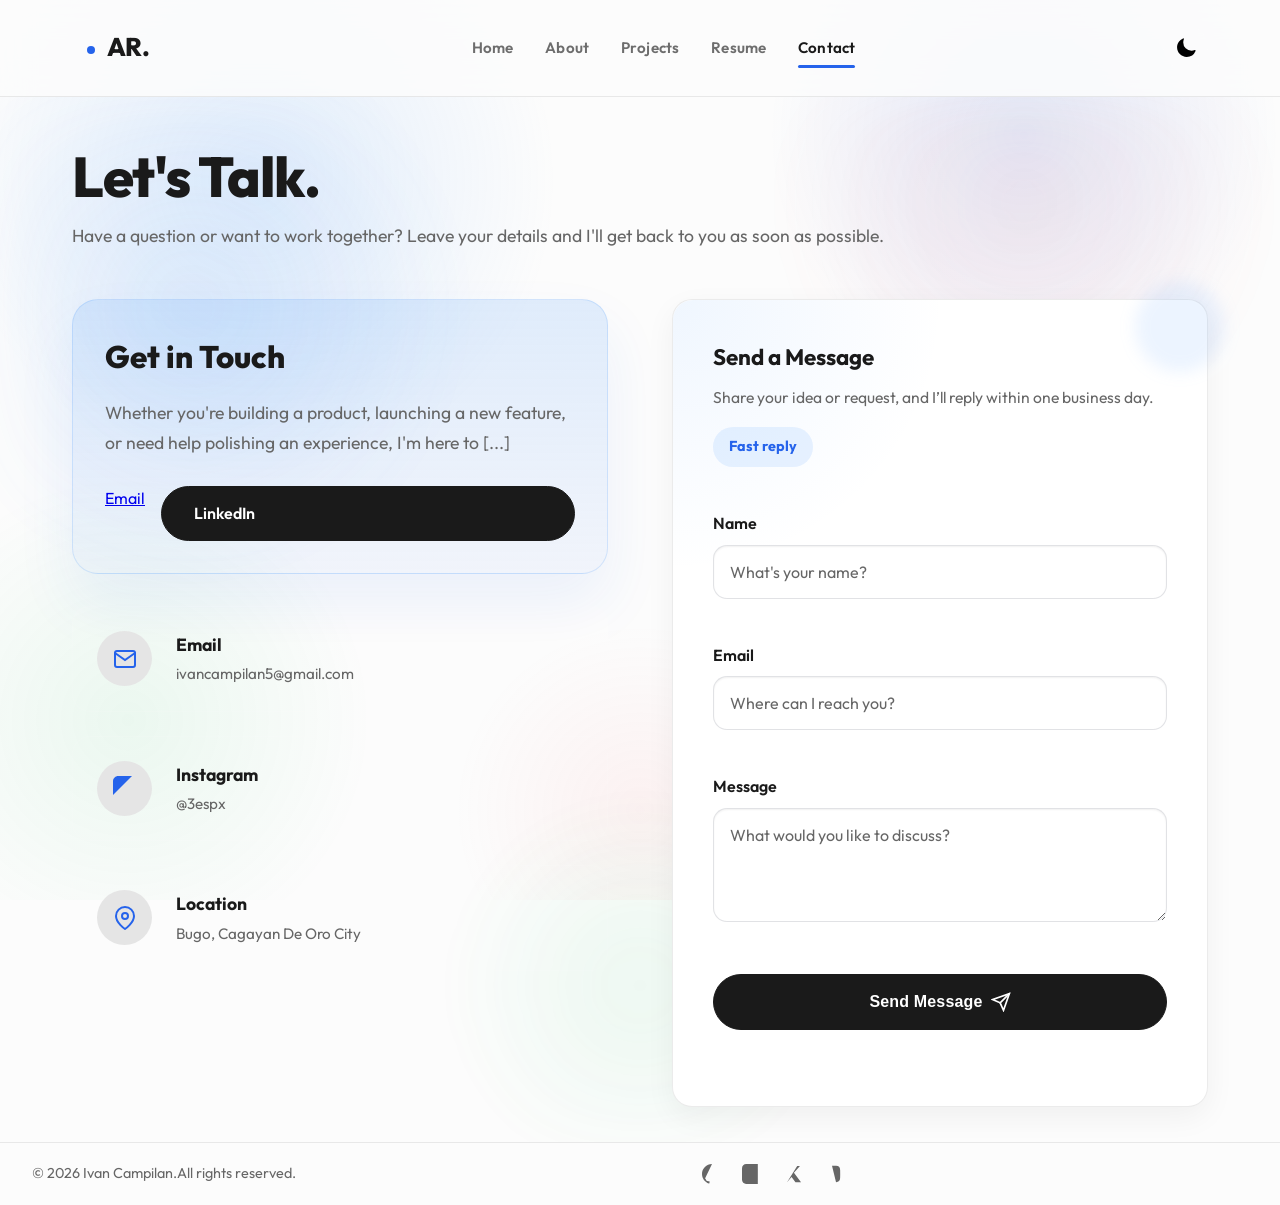
<file: websit/contact.html>
<!doctype html>
<html lang="en" data-theme="dark">
  <head>
    <meta charset="UTF-8" />
    <meta name="viewport" content="width=device-width, initial-scale=1" />
    <title>Contact | Ivan Campilan</title>

    <!-- SEO -->
    <meta name="description" content="Get in touch with Ivan Campilan — full-stack developer and UX designer available for freelance, collaboration, and full-time work." />
    <meta name="author" content="Ivan Campilan" />
    <meta name="robots" content="index, follow" />
    <link rel="canonical" href="https://your-username.github.io/portfolio/contact.html" />

    <!-- Open Graph -->
    <meta property="og:title" content="Contact | Ivan Campilan" />
    <meta property="og:description" content="Get in touch with Ivan Campilan — full-stack developer and UX designer available for freelance, collaboration, and full-time work." />
    <meta property="og:type" content="website" />
    <meta property="og:url" content="https://your-username.github.io/portfolio/contact.html" />

    <!-- Fonts -->
    <link rel="preconnect" href="https://fonts.googleapis.com" />
    <link rel="preconnect" href="https://fonts.gstatic.com" crossorigin />
    <link href="https://fonts.googleapis.com/css2?family=Outfit:wght@300;400;500;600;700;800&display=swap" rel="stylesheet" />

    <!-- Stylesheet -->
    <link rel="stylesheet" href="assets/css/styles.css" />
  </head>
  <body>
    <nav class="navbar" id="navbar">
      <div class="nav-container">
        <a href="index.html" class="nav-brand">AR.</a>

        <div class="nav-links" id="nav-links">
          <a href="index.html" class="active">Home</a>
          <a href="about.html">About</a>
          <a href="projects.html">Projects</a>
          <a href="resume.html">Resume</a>
          <a href="contact.html">Contact</a>
        </div>

        <div class="nav-controls">
          <button class="theme-toggle" id="theme-toggle" aria-label="Toggle Theme">
            <svg id="theme-icon" xmlns="http://www.w3.org/2000/svg" viewBox="0 0 24 24">
              <path
                d="M12 2.25a.75.75 0 0 1 .75.75v2.25a.75.75 0 0 1-1.5 0V3a.75.75 0 0 1 .75-.75ZM7.5 12a4.5 4.5 0 1 1 9 0 4.5 4.5 0 0 1-9 0ZM18.894 6.166a.75.75 0 0 0-1.06-1.06l-1.591 1.59a.75.75 0[...]"
              />
            </svg>
          </button>

          <button class="mobile-toggle" id="mobile-toggle" aria-label="Toggle Menu">
            <svg xmlns="http://www.w3.org/2000/svg" width="24" height="24" fill="none" viewBox="0 0 24 24" stroke="currentColor" stroke-width="2">
              <path stroke-linecap="round" stroke-linejoin="round" d="M4 6h16M4 12h16m-7 6h7" />
            </svg>
          </button>
        </div>
      </div>
    </nav>

    <main class="page-main contact-page">
      <div class="page-container">
        <h1 class="page-title">Let's Talk.</h1>

        <p class="section-text">Have a question or want to work together? Leave your details and I'll get back to you as soon as possible.</p>

        <div class="contact-grid">
          <!-- Contact Info -->
          <div class="contact-info">
            <div class="contact-hero-card">
              <h2 class="section-heading">Get in Touch</h2>
              <p class="section-text" style="margin-bottom: 1.75rem; max-width: 100%">Whether you're building a product, launching a new feature, or need help polishing an experience, I'm here to [...]</p>

              <div class="contact-actions">
                <a href="mailto:ivancampilan5@gmail.com?subject=Hello%20Ivan&body=Hi%20Ivan%2C%0A%0AI%20saw%20your%20portfolio%20and%20would%20love%20to%20connect.%20Please%20let%20me%20know%20you[...]" class="btn-outline">Email</a>
                <a href="https://www.linkedin.com/in/your-username/" target="_blank" rel="noopener noreferrer" class="btn-primary">LinkedIn</a>
              </div>
            </div>

            <div class="info-items">
              <a href="mailto:ivancampilan5@gmail.com?subject=Hello%20Ivan&body=Hi%20Ivan%2C%0A%0AI%20saw%20your%20portfolio%20and%20would%20love%20to%20connect.%20Please%20let%20me%20know%20your%[...]" class="info-item text-link-card">
                <div class="info-icon">
                  <svg xmlns="http://www.w3.org/2000/svg" width="24" height="24" viewBox="0 0 24 24" fill="none" stroke="currentColor" stroke-width="2" stroke-linecap="round" stroke-linejoin="roun[...]">
                    <path d="M4 4h16c1.1 0 2 .9 2 2v12c0 1.1-.9 2-2 2H4c-1.1 0-2-.9-2-2V6c0-1.1.9-2 2-2z"></path>
                    <polyline points="22,6 12,13 2,6"></polyline>
                  </svg>
                </div>
                <div class="info-details">
                  <h3>Email</h3>
                  <p>ivancampilan5@gmail.com</p>
                </div>
              </a>

              <a href="https://www.instagram.com/3espx/" target="_blank" rel="noopener noreferrer" class="info-item text-link-card">
                <div class="info-icon">
                  <svg xmlns="http://www.w3.org/2000/svg" width="24" height="24" viewBox="0 0 24 24" fill="currentColor" stroke="none"><path d="M19 0h-14c-2.239 0-5 2.239-5 5v14c0 2.761 2.239 5 5 [...]"></path></svg>
                </div>
                <div class="info-details">
                  <h3>Instagram</h3>
                  <p>@3espx</p>
                </div>
              </a>

              <a href="https://www.google.com/maps/search/?api=1&query=Bugo%2C+Cagayan+De+Oro+City" target="_blank" rel="noopener noreferrer" class="info-item text-link-card">
                <div class="info-icon">
                  <svg xmlns="http://www.w3.org/2000/svg" width="24" height="24" viewBox="0 0 24 24" fill="none" stroke="currentColor" stroke-width="2" stroke-linecap="round" stroke-linejoin="rou[...]">
                    <path d="M21 10c0 7-9 13-9 13s-9-6-9-13a9 9 0 0 1 18 0z"></path>
                    <circle cx="12" cy="10" r="3"></circle>
                  </svg>
                </div>
                <div class="info-details">
                  <h3>Location</h3>
                  <p>Bugo, Cagayan De Oro City</p>
                </div>
              </a>
            </div>
          </div>

          <!-- Contact Form -->
          <div class="contact-card" data-reveal>
            <form id="contactForm" class="contact-form" novalidate>
              <div class="form-heading">
                <div>
                  <h3 style="font-size: 1.4rem; font-weight: 700; margin-bottom: 0.5rem; color: var(--text-main)">Send a Message</h3>
                  <p class="section-text" style="margin-bottom: 0; color: var(--text-muted); font-size: 0.98rem;">Share your idea or request, and I’ll reply within one business day.</p>
                </div>
                <span class="form-chip">Fast reply</span>
              </div>

              <div class="form-group" data-reveal>
                <label for="name">Name</label>
                <input type="text" id="name" name="name" class="form-control" placeholder="What's your name?" required />
              </div>

              <div class="form-group">
                <label for="email">Email</label>
                <input type="email" id="email" name="email" class="form-control" placeholder="Where can I reach you?" required />
              </div>

              <div class="form-group">
                <label for="message">Message</label>
                <textarea id="message" name="message" class="form-control" placeholder="What would you like to discuss?" rows="4" required></textarea>
              </div>

              <button type="submit" class="btn-primary w-100" id="submitBtn">
                <span>Send Message</span>
                <svg xmlns="http://www.w3.org/2000/svg" width="20" height="20" viewBox="0 0 24 24" fill="none" stroke="currentColor" stroke-width="2" stroke-linecap="round" stroke-linejoin="round[...]">
                  <line x1="22" y1="2" x2="11" y2="13"></line>
                  <polygon points="22 2 15 22 11 13 2 9 22 2"></polygon>
                </svg>
              </button>

              <div id="formStatus" class="form-status"></div>
            </form>
          </div>
        </div>
      </div>
    </main>

    <footer>
      <div class="footer-left">&copy; <span id="year">2026</span> Ivan Campilan.All rights reserved.</div>
      <div class="socials">
        <a href="https://github.com/ayvaaan" target="_blank" rel="noopener noreferrer" aria-label="GitHub">
          <svg xmlns="http://www.w3.org/2000/svg" width="20" height="20" viewBox="0 0 24 24" fill="currentColor">
            <path
              d="M12 0c-6.626 0-12 5.373-12 12 0 5.302 3.438 9.8 8.207 11.387.599.111.793-.261.793-.577v-2.234c-3.338.726-4.033-1.416-4.033-1.416-.546-1.387-1.333-1.756-1.333-1.756-1.089-.745.083[...]"
            />
          </svg>
        </a>
        <a href="https://www.linkedin.com/in/your-username/" target="_blank" rel="noopener noreferrer" aria-label="LinkedIn">
          <svg xmlns="http://www.w3.org/2000/svg" width="20" height="20" viewBox="0 0 24 24" fill="currentColor"><path d="M19 0h-14c-2.761 0-5 2.239-5 5v14c0 2.761 2.239 5 5 5h14c2.762 0 5-2.239 [...]"></path></svg>
        </a>
        <a href="https://twitter.com/your-username" target="_blank" rel="noopener noreferrer" aria-label="Twitter / X">
          <svg xmlns="http://www.w3.org/2000/svg" width="20" height="20" viewBox="0 0 24 24" fill="currentColor"><path d="M18.244 2.25h3.308l-7.227 8.26 8.502 11.24H16.17l-4.714-6.231-5.401 6.231[...]"></path></svg>
        </a>
        <a href="https://www.instagram.com/3espx/" target="_blank" rel="noopener noreferrer" aria-label="Instagram">
          <svg xmlns="http://www.w3.org/2000/svg" width="20" height="20" viewBox="0 0 24 24" fill="currentColor">
            <path
              d="M12 2.163c3.204 0 3.584.012 4.85.07 3.252.148 4.771 1.691 4.919 4.919.058 1.265.069 1.645.069 4.849 0 3.205-.012 3.584-.069 4.849-.149 3.225-1.664 4.771-4.919 4.919-1.266.058-1.6[...]"
        </a>
      </div>
    </footer>

    <script src="assets/js/scripts.js"></script>
    <script>
      // Contact form: send JSON to submit-contact.php and show friendly UI feedback
      (function () {
        const form = document.getElementById('contactForm');
        const submitBtn = document.getElementById('submitBtn');
        const statusEl = document.getElementById('formStatus');

        if (!form) return;

        form.addEventListener('submit', async function (e) {
          e.preventDefault();

          // Clear previous status
          statusEl.textContent = '';
          statusEl.style.color = '';

          const name = (document.getElementById('name').value || '').trim();
          const email = (document.getElementById('email').value || '').trim();
          const message = (document.getElementById('message').value || '').trim();

          // Basic client-side validation
          const errors = [];
          if (!name) errors.push('Please enter your name.');
          if (!email || !/^[^@\s]+@[^@\s]+\.[^@\s]+$/.test(email)) errors.push('Please provide a valid email.');
          if (!message || message.length < 5) errors.push('Message must be at least 5 characters.');

          if (errors.length) {
            statusEl.style.color = 'crimson';
            statusEl.textContent = errors.join(' ');
            return;
          }

          // Disable button while sending
          submitBtn.disabled = true;
          const originalBtnText = submitBtn.textContent;
          submitBtn.querySelector('span') && (submitBtn.querySelector('span').textContent = 'Sending...');

          try {
            const res = await fetch('assets/php/submit-contact.php', {
              method: 'POST',
              headers: { 'Content-Type': 'application/json' },
              body: JSON.stringify({ name, email, message })
            });

            const data = await res.json();

            if (res.ok && data.success) {
              statusEl.style.color = 'green';
              statusEl.textContent = data.message || 'Message sent successfully.';
              form.reset();
            } else if (data && data.errors) {
              statusEl.style.color = 'crimson';
              statusEl.textContent = data.errors.join(' ');
            } else {
              statusEl.style.color = 'crimson';
              statusEl.textContent = data.message || 'Error sending message. Please try again later.';
            }
          } catch (err) {
            console.error('Contact form error:', err);
            statusEl.style.color = 'crimson';
            statusEl.textContent = 'Network or server error. Please try again later.';
          } finally {
            submitBtn.disabled = false;
            submitBtn.querySelector('span') && (submitBtn.querySelector('span').textContent = 'Send Message');
          }
        });
      })();
    </script>
  </body>
</html>
</file>
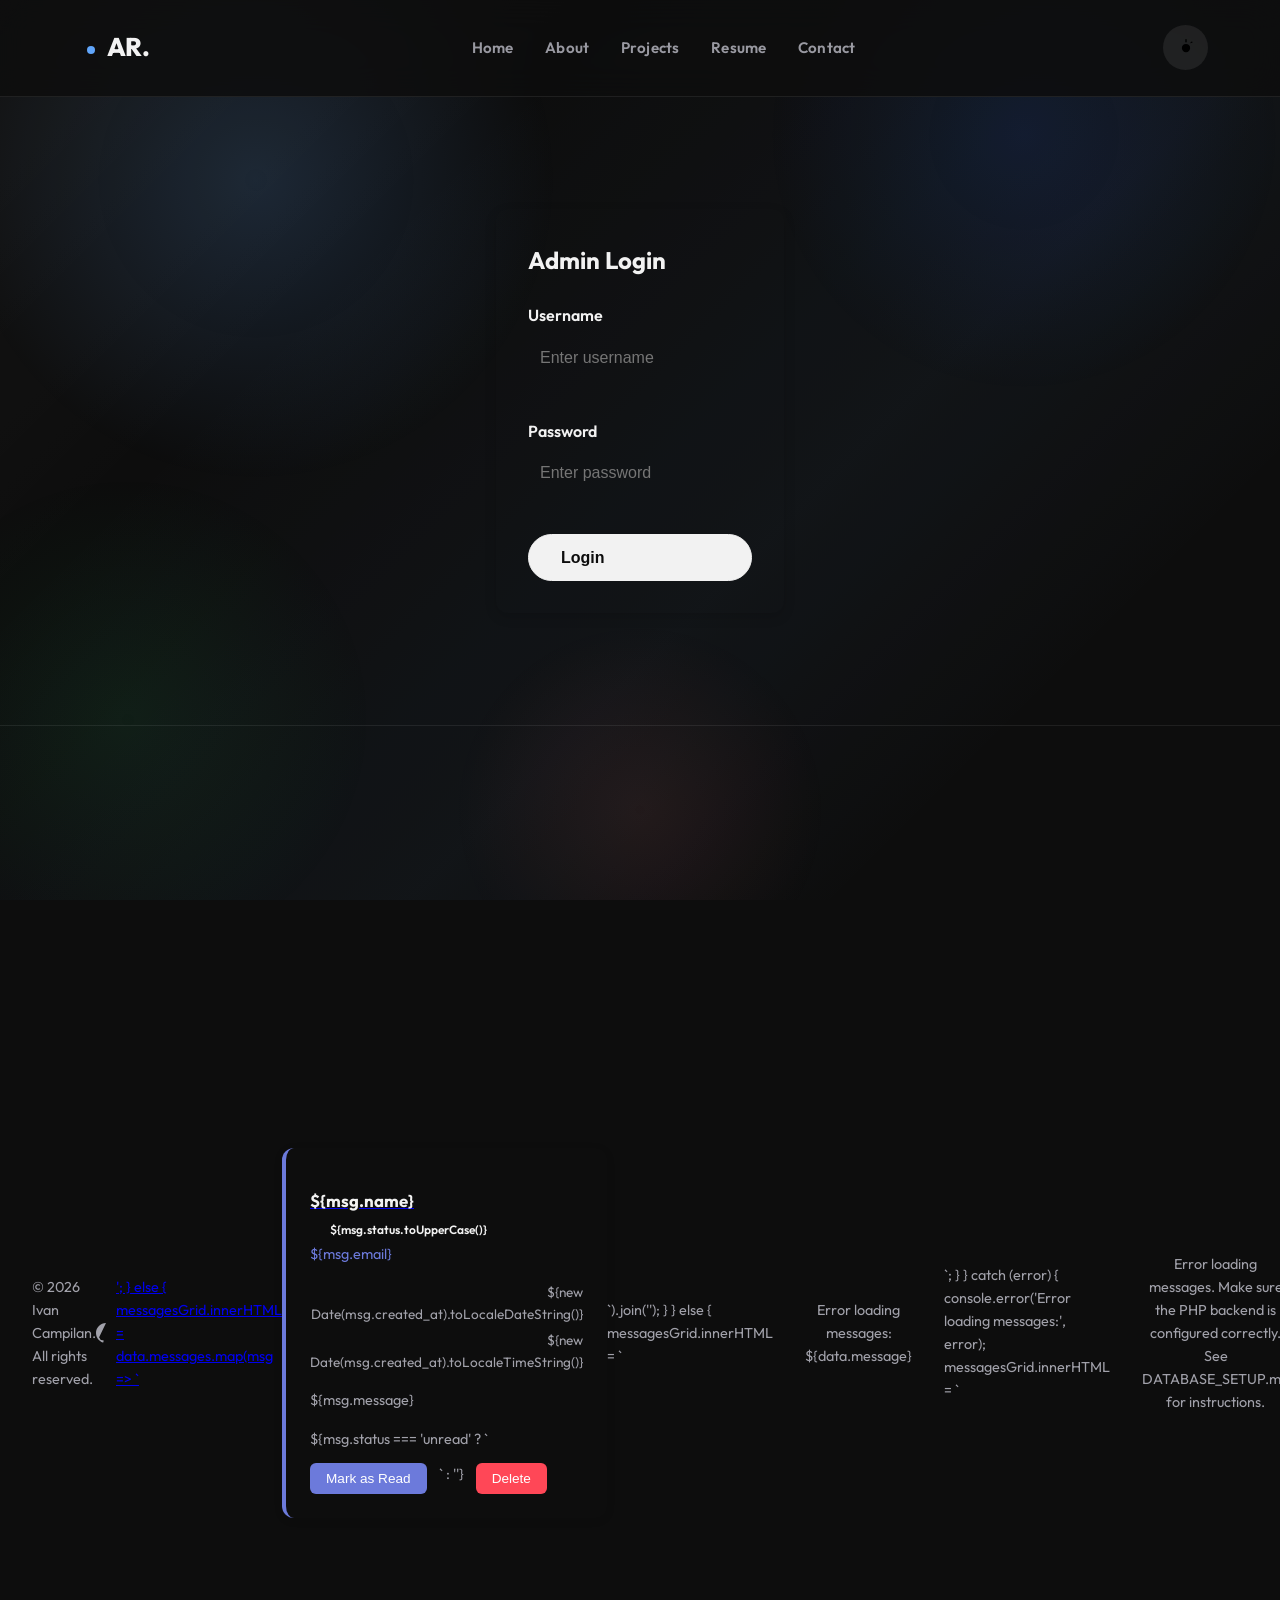
<file: websit/messages.html>
<!doctype html>
<html lang="en" data-theme="dark">
  <head>
    <meta charset="UTF-8" />
    <meta name="viewport" content="width=device-width, initial-scale=1" />
    <title>Contact Messages | Ivan Campilan</title>

    <!-- Fonts -->
    <link rel="preconnect" href="https://fonts.googleapis.com" />
    <link rel="preconnect" href="https://fonts.gstatic.com" crossorigin />
    <link href="https://fonts.googleapis.com/css2?family=Outfit:wght@300;400;500;600;700;800&display=swap" rel="stylesheet" />

    <!-- Stylesheet -->
    <link rel="stylesheet" href="assets/css/styles.css" />
    
    <style>
      .messages-container {
        max-width: 1200px;
        margin: 2rem auto;
        padding: 0 1rem;
      }

      .auth-section {
        background: var(--bg-secondary);
        border-radius: 12px;
        padding: 2rem;
        max-width: 400px;
        margin: 4rem auto;
        box-shadow: 0 4px 12px rgba(0, 0, 0, 0.15);
      }

      .auth-section h2 {
        margin-bottom: 1.5rem;
        color: var(--text-main);
      }

      .login-form {
        display: flex;
        flex-direction: column;
        gap: 1rem;
      }

      .login-form .form-group {
        display: flex;
        flex-direction: column;
      }

      .login-form label {
        margin-bottom: 0.5rem;
        font-weight: 600;
        color: var(--text-main);
      }

      .login-form input {
        padding: 0.75rem;
        border: 1px solid var(--border-color);
        border-radius: 6px;
        background: var(--bg-primary);
        color: var(--text-main);
        font-size: 1rem;
      }

      .messages-grid {
        display: grid;
        gap: 1.5rem;
        margin-top: 2rem;
      }

      .message-card {
        background: var(--bg-secondary);
        border-radius: 12px;
        padding: 1.5rem;
        border-left: 4px solid #6c7adb;
        box-shadow: 0 2px 8px rgba(0, 0, 0, 0.1);
        transition: transform 0.3s ease, box-shadow 0.3s ease;
      }

      .message-card:hover {
        transform: translateY(-2px);
        box-shadow: 0 4px 12px rgba(0, 0, 0, 0.15);
      }

      .message-card.unread {
        background: var(--bg-tertiary);
        border-left-color: #00d4ff;
      }

      .message-header {
        display: flex;
        justify-content: space-between;
        align-items: flex-start;
        margin-bottom: 1rem;
        flex-wrap: wrap;
        gap: 1rem;
      }

      .message-header h3 {
        color: var(--text-main);
        margin: 0;
      }

      .message-meta {
        font-size: 0.85rem;
        color: var(--text-muted);
        display: flex;
        flex-direction: column;
        gap: 0.25rem;
        text-align: right;
      }

      .message-email {
        color: #6c7adb;
        text-decoration: none;
      }

      .message-email:hover {
        text-decoration: underline;
      }

      .message-body {
        color: var(--text-secondary);
        line-height: 1.6;
        white-space: pre-wrap;
        word-wrap: break-word;
        margin-bottom: 1rem;
      }

      .message-actions {
        display: flex;
        gap: 0.75rem;
        flex-wrap: wrap;
      }

      .btn-small {
        padding: 0.5rem 1rem;
        border: none;
        border-radius: 6px;
        cursor: pointer;
        font-size: 0.85rem;
        transition: all 0.3s ease;
      }

      .btn-mark-read {
        background: #6c7adb;
        color: white;
      }

      .btn-mark-read:hover {
        background: #5766c2;
      }

      .btn-delete {
        background: #ff4757;
        color: white;
      }

      .btn-delete:hover {
        background: #ff3838;
      }

      .logout-btn {
        float: right;
        margin-bottom: 1rem;
      }

      .empty-state {
        text-align: center;
        padding: 3rem 1rem;
        color: var(--text-muted);
      }

      .empty-state h3 {
        margin-bottom: 0.5rem;
      }

      .stats-header {
        display: grid;
        grid-template-columns: repeat(auto-fit, minmax(200px, 1fr));
        gap: 1rem;
        margin-bottom: 2rem;
      }

      .stat-card {
        background: var(--bg-secondary);
        padding: 1.5rem;
        border-radius: 12px;
        text-align: center;
      }

      .stat-value {
        font-size: 2rem;
        font-weight: 700;
        color: #6c7adb;
        margin-bottom: 0.5rem;
      }

      .stat-label {
        color: var(--text-muted);
        font-size: 0.9rem;
      }

      .no-messages {
        padding: 2rem;
        text-align: center;
        color: var(--text-muted);
      }

      .status-badge {
        display: inline-block;
        padding: 0.25rem 0.75rem;
        border-radius: 20px;
        font-size: 0.75rem;
        font-weight: 600;
        margin-left: 0.5rem;
      }

      .badge-unread {
        background: #00d4ff;
        color: #000;
      }

      .badge-read {
        background: var(--text-muted);
        color: var(--text-main);
        opacity: 0.7;
      }
    </style>
  </head>
  <body>
    <nav class="navbar" id="navbar">
      <div class="nav-container">
        <a href="index.html" class="nav-brand">AR.</a>

        <div class="nav-links" id="nav-links">
          <a href="index.html">Home</a>
          <a href="about.html">About</a>
          <a href="projects.html">Projects</a>
          <a href="resume.html">Resume</a>
          <a href="contact.html">Contact</a>
        </div>

        <div class="nav-controls">
          <button class="theme-toggle" id="theme-toggle" aria-label="Toggle Theme">
            <svg id="theme-icon" xmlns="http://www.w3.org/2000/svg" viewBox="0 0 24 24">
              <path
                d="M12 2.25a.75.75 0 0 1 .75.75v2.25a.75.75 0 0 1-1.5 0V3a.75.75 0 0 1 .75-.75ZM7.5 12a4.5 4.5 0 1 1 9 0 4.5 4.5 0 0 1-9 0ZM18.894 6.166a.75.75 0 0 0-1.06-1.06l-1.591 1.59a.75.75 [...]
              />
            </svg>
          </button>

          <button class="mobile-toggle" id="mobile-toggle" aria-label="Toggle Menu">
            <svg xmlns="http://www.w3.org/2000/svg" width="24" height="24" fill="none" viewBox="0 0 24 24" stroke="currentColor" stroke-width="2">
              <path stroke-linecap="round" stroke-linejoin="round" d="M4 6h16M4 12h16m-7 6h7" />
            </svg>
          </button>
        </div>
      </div>
    </nav>

    <main class="page-main">
      <div class="messages-container" id="loginSection">
        <div class="auth-section">
          <h2>Admin Login</h2>
          <form class="login-form" id="loginForm">
            <div class="form-group">
              <label for="username">Username</label>
              <input type="text" id="username" name="username" required placeholder="Enter username" />
            </div>
            <div class="form-group">
              <label for="password">Password</label>
              <input type="password" id="password" name="password" required placeholder="Enter password" />
            </div>
            <button type="submit" class="btn-primary">Login</button>
            <div id="loginError" style="color: #ff4757; margin-top: 1rem; display: none;"></div>
          </form>
        </div>
      </div>

      <div class="messages-container" id="messagesSection" style="display: none;">
        <button class="btn-secondary logout-btn" id="logoutBtn">Logout</button>
        
        <h1 class="page-title" style="clear: both; margin-top: 2rem;">Contact Messages</h1>

        <div class="stats-header">
          <div class="stat-card">
            <div class="stat-value" id="totalMessages">0</div>
            <div class="stat-label">Total Messages</div>
          </div>
          <div class="stat-card">
            <div class="stat-value" id="unreadMessages">0</div>
            <div class="stat-label">Unread Messages</div>
          </div>
        </div>

        <div class="messages-grid" id="messagesGrid">
          <div class="no-messages">Loading messages...</div>
        </div>
      </div>
    </main>

    <footer>
      <div class="footer-left">&copy; <span id="year">2026</span> Ivan Campilan. All rights reserved.</div>
      <div class="socials">
        <a href="https://github.com/your-username" target="_blank" rel="noopener noreferrer" aria-label="GitHub">
          <svg xmlns="http://www.w3.org/2000/svg" width="20" height="20" viewBox="0 0 24 24" fill="currentColor">
            <path d="M12 0c-6.626 0-12 5.373-12 12 0 5.302 3.438 9.8 8.207 11.387.599.111.793-.261.793-.577v-2.234c-3.338.726-4.033-1.416-4.033-1.416-.546-1.387-1.333-1.756-1.333-1.756-1.089-.745[...]
          </svg>
        </a>
      </div>
    </footer>

    <script>
      const loginSection = document.getElementById('loginSection');
      const messagesSection = document.getElementById('messagesSection');
      const loginForm = document.getElementById('loginForm');
      const logoutBtn = document.getElementById('logoutBtn');
      const messagesGrid = document.getElementById('messagesGrid');
      const loginError = document.getElementById('loginError');
      const yearEl = document.getElementById('year');
      const totalMessagesEl = document.getElementById('totalMessages');
      const unreadMessagesEl = document.getElementById('unreadMessages');
      
      if (yearEl) yearEl.textContent = new Date().getFullYear();

      // On load: check session by calling stats endpoint with credentials
      (async function init() {
        try {
          const resp = await fetch('assets/php/get-messages.php?action=get_stats', { credentials: 'same-origin' });
          if (resp.ok) {
            const stats = await resp.json();
            if (stats.success) {
              showMessagesSection();
              totalMessagesEl.textContent = stats.total;
              unreadMessagesEl.textContent = stats.unread;
              await loadMessages();
              return;
            }
          }
        } catch (e) {
          console.warn('Session check failed', e);
        }
        showLoginSection();
      })();

      // Handle login (server-side authentication)
      loginForm.addEventListener('submit', async (e) => {
        e.preventDefault();
        const username = document.getElementById('username').value.trim();
        const password = document.getElementById('password').value;

        loginError.style.display = 'none';
        loginError.textContent = '';

        try {
          const res = await fetch('assets/php/admin-auth.php', {
            method: 'POST',
            credentials: 'same-origin',
            headers: { 'Content-Type': 'application/json' },
            body: JSON.stringify({ username, password })
          });

          const data = await res.json();
          if (res.ok && data.success) {
            showMessagesSection();
            await loadMessages();
          } else {
            loginError.textContent = data.message || 'Invalid credentials';
            loginError.style.display = 'block';
          }
        } catch (err) {
          console.error(err);
          loginError.textContent = 'Server error. Try again later.';
          loginError.style.display = 'block';
        }
      });

      // Handle logout (server-side)
      logoutBtn.addEventListener('click', async () => {
        try {
          await fetch('assets/php/admin-logout.php', { method: 'POST', credentials: 'same-origin' });
        } catch (e) {
          console.warn('Logout request failed', e);
        }
        showLoginSection();
      });

      function showLoginSection() {
        loginSection.style.display = 'block';
        messagesSection.style.display = 'none';
      }

      function showMessagesSection() {
        loginSection.style.display = 'none';
        messagesSection.style.display = 'block';
      }

      // Load messages from database
      async function loadMessages() {
        try {
          // Load statistics
          const statsResponse = await fetch('assets/php/get-messages.php?action=get_stats', { credentials: 'same-origin' });
          const statsData = await statsResponse.json();
          
          if (statsData.success) {
            totalMessagesEl.textContent = statsData.total;
            unreadMessagesEl.textContent = statsData.unread;
          }

          // Load messages
          const response = await fetch('assets/php/get-messages.php?action=get_all', { credentials: 'same-origin' });
          const data = await response.json();

          if (data.success) {
            if (data.messages.length === 0) {
              messagesGrid.innerHTML = '<div class="no-messages">No messages yet. When someone contacts you, their message will appear here.</div>';
            } else {
              messagesGrid.innerHTML = data.messages.map(msg => `
                <div class="message-card ${msg.status}">
                  <div class="message-header">
                    <div>
                      <h3>
                        ${msg.name}
                        <span class="status-badge badge-${msg.status}">${msg.status.toUpperCase()}</span>
                      </h3>
                      <a href="mailto:${msg.email}" class="message-email">${msg.email}</a>
                    </div>
                    <div class="message-meta">
                      <span>${new Date(msg.created_at).toLocaleDateString()}</span>
                      <span>${new Date(msg.created_at).toLocaleTimeString()}</span>
                    </div>
                  </div>
                  <div class="message-body">${msg.message}</div>
                  <div class="message-actions">
                    ${msg.status === 'unread' ? `<button class="btn-small btn-mark-read" onclick="markAsRead(${msg.id})">Mark as Read</button>` : ''}
                    <button class="btn-small btn-delete" onclick="deleteMessage(${msg.id})">Delete</button>
                  </div>
                </div>
              `).join('');
            }
          } else {
            messagesGrid.innerHTML = `<div class="no-messages">Error loading messages: ${data.message}</div>`;
          }
        } catch (error) {
          console.error('Error loading messages:', error);
          messagesGrid.innerHTML = `<div class="no-messages">Error loading messages. Make sure the PHP backend is configured correctly. See DATABASE_SETUP.md for instructions.</div>`;
        }
      }

      // Mark message as read
      async function markAsRead(id) {
        try {
          const formData = new FormData();
          formData.append('action', 'mark_read');
          formData.append('id', id);

          const response = await fetch('assets/php/get-messages.php', {
            method: 'POST',
            credentials: 'same-origin',
            body: formData
          });

          const data = await response.json();
          if (data.success) {
            loadMessages(); // Reload messages
          }
        } catch (error) {
          console.error('Error marking message as read:', error);
          alert('Error marking message as read');
        }
      }

      // Delete message
      async function deleteMessage(id) {
        if (!confirm('Are you sure you want to delete this message?')) {
          return;
        }

        try {
          const formData = new FormData();
          formData.append('action', 'delete');
          formData.append('id', id);

          const response = await fetch('assets/php/get-messages.php', {
            method: 'POST',
            credentials: 'same-origin',
            body: formData
          });

          const data = await response.json();
          if (data.success) {
            loadMessages(); // Reload messages
          }
        } catch (error) {
          console.error('Error deleting message:', error);
          alert('Error deleting message');
        }
      }

      // Reload messages periodically
      setInterval(() => {
        // Only reload if messages section is visible
        if (messagesSection.style.display !== 'none') {
          loadMessages();
        }
      }, 30000); // Reload every 30 seconds
    </script>
  </body>
</html>
</file>
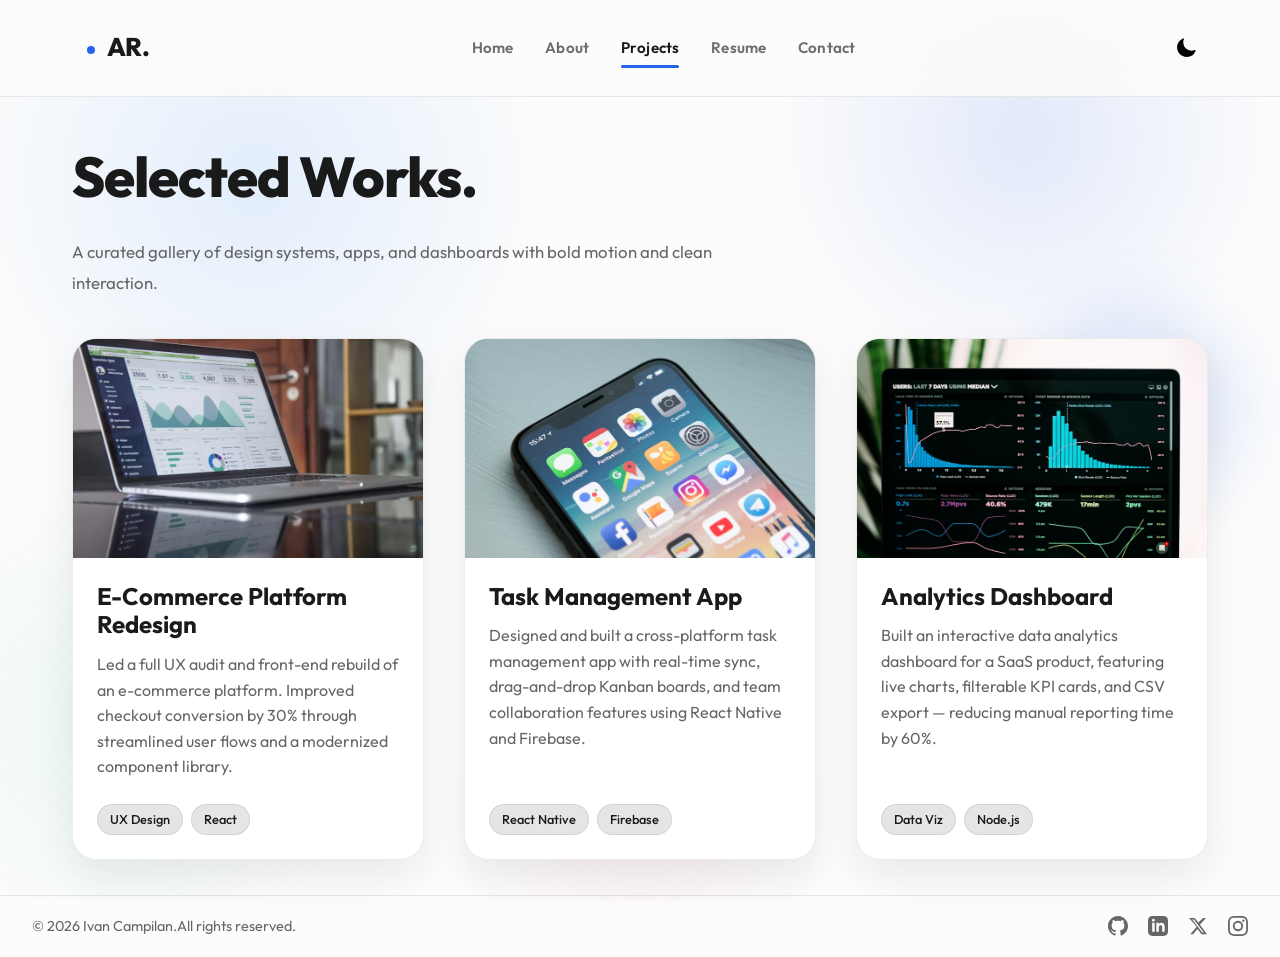
<file: websit/projects.html>
<!doctype html>
<html lang="en" data-theme="dark">
  <head>
    <meta charset="UTF-8" />
    <meta name="viewport" content="width=device-width, initial-scale=1" />
    <title>Projects | Alex Rivera</title>

    <!-- SEO -->
    <meta name="description" content="Browse Alex Rivera's portfolio of development and design projects, including web applications, UI redesigns, and open-source contributions." />
    <meta name="author" content="Alex Rivera" />
    <meta name="robots" content="index, follow" />
    <link rel="canonical" href="https://your-username.github.io/portfolio/projects.html" />

    <!-- Open Graph -->
    <meta property="og:title" content="Projects |Ivan Campilan" />
    <meta property="og:description" content="Browse Alex Rivera's portfolio of development and design projects, including web applications, UI redesigns, and open-source contributions." />
    <meta property="og:type" content="website" />
    <meta property="og:url" content="https://your-username.github.io/portfolio/projects.html" />

    <!-- Fonts -->
    <link rel="preconnect" href="https://fonts.googleapis.com" />
    <link rel="preconnect" href="https://fonts.gstatic.com" crossorigin />
    <link href="https://fonts.googleapis.com/css2?family=Outfit:wght@300;400;500;600;700;800&display=swap" rel="stylesheet" />

    <!-- Stylesheet -->
    <link rel="stylesheet" href="assets/css/styles.css" />
  </head>
  <body>
    <nav class="navbar" id="navbar">
      <div class="nav-container">
        <a href="index.html" class="nav-brand">AR.</a>

        <div class="nav-links" id="nav-links">
          <a href="index.html" class="active">Home</a>
          <a href="about.html">About</a>
          <a href="projects.html">Projects</a>
          <a href="resume.html">Resume</a>
          <a href="contact.html">Contact</a>
        </div>

        <div class="nav-controls">
          <button class="theme-toggle" id="theme-toggle" aria-label="Toggle Theme">
            <svg id="theme-icon" xmlns="http://www.w3.org/2000/svg" viewBox="0 0 24 24">
              <path
                d="M12 2.25a.75.75 0 0 1 .75.75v2.25a.75.75 0 0 1-1.5 0V3a.75.75 0 0 1 .75-.75ZM7.5 12a4.5 4.5 0 1 1 9 0 4.5 4.5 0 0 1-9 0ZM18.894 6.166a.75.75 0 0 0-1.06-1.06l-1.591 1.59a.75.75 0 1 0 1.06 1.061l1.591-1.59ZM21.75 12a.75.75 0 0 1-.75.75h-2.25a.75.75 0 0 1 0-1.5H21a.75.75 0 0 1 .75.75ZM17.834 18.894a.75.75 0 0 0 1.06-1.06l-1.59-1.591a.75.75 0 1 0-1.061 1.06l1.59 1.591ZM12 18.75a.75.75 0 0 1 .75.75V21a.75.75 0 0 1-1.5 0v-1.5a.75.75 0 0 1 .75-.75ZM6.166 18.894a.75.75 0 0 1-1.06-1.06l1.59-1.591a.75.75 0 1 1 1.061 1.06l-1.59 1.591ZM2.25 12a.75.75 0 0 1 .75-.75H5.25a.75.75 0 0 1 0 1.5H3a.75.75 0 0 1-.75-.75ZM6.166 6.166a.75.75 0 0 1 1.06-1.06l1.59 1.591a.75.75 0 1 1-1.061 1.06l-1.59-1.591Z"
              />
            </svg>
          </button>

          <button class="mobile-toggle" id="mobile-toggle" aria-label="Toggle Menu">
            <svg xmlns="http://www.w3.org/2000/svg" width="24" height="24" fill="none" viewBox="0 0 24 24" stroke="currentColor" stroke-width="2">
              <path stroke-linecap="round" stroke-linejoin="round" d="M4 6h16M4 12h16m-7 6h7" />
            </svg>
          </button>
        </div>
      </div>
    </nav>

    <main class="page-main">
      <div class="page-container">
        <h1 class="page-title" data-reveal>Selected Works.</h1>
        <p class="page-subtitle">A curated gallery of design systems, apps, and dashboards with bold motion and clean interaction.</p>

        <div class="projects-grid">
          <!-- Project 1: E-commerce Platform Redesign -->
          <div class="project-card" data-reveal>
            <div class="project-img-wrapper">
              <img src="assets/images/project-ecommerce.jpg" alt="E-commerce Platform Redesign" class="project-img" loading="lazy" />
              <div class="project-overlay">
                <a href="#" target="_blank" rel="noopener noreferrer" class="overlay-btn">
                  <svg xmlns="http://www.w3.org/2000/svg" width="18" height="18" viewBox="0 0 24 24" fill="none" stroke="currentColor" stroke-width="2" stroke-linecap="round" stroke-linejoin="round">
                    <path d="M10 13a5 5 0 0 0 7.54.54l3-3a5 5 0 0 0-7.07-7.07l-1.72 1.71"></path>
                    <path d="M14 11a5 5 0 0 0-7.54-.54l-3 3a5 5 0 0 0 7.07 7.07l1.71-1.71"></path>
                  </svg>
                  View Project
                </a>
              </div>
            </div>
            <div class="project-info">
              <h2 class="project-title">E-Commerce Platform Redesign</h2>
              <p class="project-desc">Led a full UX audit and front-end rebuild of an e-commerce platform. Improved checkout conversion by 30% through streamlined user flows and a modernized component library.</p>
              <div class="project-tags">
                <span class="tag">UX Design</span>
                <span class="tag">React</span>
              </div>
            </div>
          </div>

          <!-- Project 2: Task Management App -->
          <div class="project-card" data-reveal>
            <div class="project-img-wrapper">
              <img src="assets/images/project-task-app.jpg" alt="Task Management Mobile App" class="project-img" loading="lazy" />
              <div class="project-overlay">
                <a href="#" target="_blank" rel="noopener noreferrer" class="overlay-btn">
                  <svg xmlns="http://www.w3.org/2000/svg" width="18" height="18" viewBox="0 0 24 24" fill="none" stroke="currentColor" stroke-width="2" stroke-linecap="round" stroke-linejoin="round">
                    <path d="M10 13a5 5 0 0 0 7.54.54l3-3a5 5 0 0 0-7.07-7.07l-1.72 1.71"></path>
                    <path d="M14 11a5 5 0 0 0-7.54-.54l-3 3a5 5 0 0 0 7.07 7.07l1.71-1.71"></path>
                  </svg>
                  View Project
                </a>
              </div>
            </div>
            <div class="project-info">
              <h2 class="project-title">Task Management App</h2>
              <p class="project-desc">Designed and built a cross-platform task management app with real-time sync, drag-and-drop Kanban boards, and team collaboration features using React Native and Firebase.</p>
              <div class="project-tags">
                <span class="tag">React Native</span>
                <span class="tag">Firebase</span>
              </div>
            </div>
          </div>

          <!-- Project 3: Analytics Dashboard -->
          <div class="project-card" data-reveal>
            <div class="project-img-wrapper">
              <img src="assets/images/project-dashboard.jpg" alt="Analytics Dashboard" class="project-img" loading="lazy" />
              <div class="project-overlay">
                <a href="#" target="_blank" rel="noopener noreferrer" class="overlay-btn">
                  <svg xmlns="http://www.w3.org/2000/svg" width="18" height="18" viewBox="0 0 24 24" fill="none" stroke="currentColor" stroke-width="2" stroke-linecap="round" stroke-linejoin="round">
                    <path d="M10 13a5 5 0 0 0 7.54.54l3-3a5 5 0 0 0-7.07-7.07l-1.72 1.71"></path>
                    <path d="M14 11a5 5 0 0 0-7.54-.54l-3 3a5 5 0 0 0 7.07 7.07l1.71-1.71"></path>
                  </svg>
                  View Project
                </a>
              </div>
            </div>
            <div class="project-info">
              <h2 class="project-title">Analytics Dashboard</h2>
              <p class="project-desc">Built an interactive data analytics dashboard for a SaaS product, featuring live charts, filterable KPI cards, and CSV export — reducing manual reporting time by 60%.</p>
              <div class="project-tags">
                <span class="tag">Data Viz</span>
                <span class="tag">Node.js</span>
              </div>
            </div>
          </div>
        </div>
      </div>
    </main>

    <footer>
      <div class="footer-left">&copy; <span id="year">2026</span> Ivan Campilan.All rights reserved.</div>
      <div class="socials">
        <a href="https://github.com/your-username" target="_blank" rel="noopener noreferrer" aria-label="GitHub">
          <svg xmlns="http://www.w3.org/2000/svg" width="20" height="20" viewBox="0 0 24 24" fill="currentColor">
            <path
              d="M12 0c-6.626 0-12 5.373-12 12 0 5.302 3.438 9.8 8.207 11.387.599.111.793-.261.793-.577v-2.234c-3.338.726-4.033-1.416-4.033-1.416-.546-1.387-1.333-1.756-1.333-1.756-1.089-.745.083-.729.083-.729 1.205.084 1.839 1.237 1.839 1.237 1.07 1.834 2.807 1.304 3.492.997.107-.775.418-1.305.762-1.604-2.665-.305-5.467-1.334-5.467-5.931 0-1.311.469-2.381 1.236-3.221-.124-.303-.535-1.524.117-3.176 0 0 1.008-.322 3.301 1.23.957-.266 1.983-.399 3.003-.404 1.02.005 2.047.138 3.006.404 2.291-1.552 3.297-1.23 3.297-1.23.653 1.653.242 2.874.118 3.176.77.84 1.235 1.911 1.235 3.221 0 4.609-2.807 5.624-5.479 5.921.43.372.823 1.102.823 2.222v3.293c0 .319.192.694.801.576 4.765-1.589 8.199-6.086 8.199-11.386 0-6.627-5.373-12-12-12z"
            />
          </svg>
        </a>
        <a href="https://www.linkedin.com/in/your-username/" target="_blank" rel="noopener noreferrer" aria-label="LinkedIn">
          <svg xmlns="http://www.w3.org/2000/svg" width="20" height="20" viewBox="0 0 24 24" fill="currentColor"><path d="M19 0h-14c-2.761 0-5 2.239-5 5v14c0 2.761 2.239 5 5 5h14c2.762 0 5-2.239 5-5v-14c0-2.761-2.238-5-5-5zm-11 19h-3v-11h3v11zm-1.5-12.268c-.966 0-1.75-.79-1.75-1.764s.784-1.764 1.75-1.764 1.75.79 1.75 1.764-.783 1.764-1.75 1.764zm13.5 12.268h-3v-5.604c0-3.368-4-3.113-4 0v5.604h-3v-11h3v1.765c1.396-2.586 7-2.777 7 2.476v6.759z" /></svg>
        </a>
        <a href="https://twitter.com/your-username" target="_blank" rel="noopener noreferrer" aria-label="Twitter / X">
          <svg xmlns="http://www.w3.org/2000/svg" width="20" height="20" viewBox="0 0 24 24" fill="currentColor"><path d="M18.244 2.25h3.308l-7.227 8.26 8.502 11.24H16.17l-4.714-6.231-5.401 6.231H2.741l7.73-8.835L1.254 2.25H8.08l4.259 5.622 5.905-5.622Zm-1.161 17.52h1.833L7.084 4.126H5.117z" /></svg>
        </a>
        <a href="https://instagram.com/your-username" target="_blank" rel="noopener noreferrer" aria-label="Instagram">
          <svg xmlns="http://www.w3.org/2000/svg" width="20" height="20" viewBox="0 0 24 24" fill="currentColor">
            <path
              d="M12 2.163c3.204 0 3.584.012 4.85.07 3.252.148 4.771 1.691 4.919 4.919.058 1.265.069 1.645.069 4.849 0 3.205-.012 3.584-.069 4.849-.149 3.225-1.664 4.771-4.919 4.919-1.266.058-1.644.07-4.85.07-3.204 0-3.584-.012-4.849-.07-3.26-.149-4.771-1.699-4.919-4.92-.058-1.265-.07-1.644-.07-4.849 0-3.204.013-3.583.07-4.849.149-3.227 1.664-4.771 4.919-4.919 1.266-.057 1.645-.069 4.849-.069zM12 0C8.741 0 8.333.014 7.053.072 2.695.272.273 2.69.073 7.052.014 8.333 0 8.741 0 12c0 3.259.014 3.668.072 4.948.2 4.358 2.618 6.78 6.98 6.98C8.333 23.986 8.741 24 12 24c3.259 0 3.668-.014 4.948-.072 4.354-.2 6.782-2.618 6.979-6.98.059-1.28.073-1.689.073-4.948 0-3.259-.014-3.667-.072-4.947-.196-4.354-2.617-6.78-6.979-6.98C15.668.014 15.259 0 12 0zm0 5.838a6.162 6.162 0 1 0 0 12.324 6.162 6.162 0 0 0 0-12.324zM12 16a4 4 0 1 1 0-8 4 4 0 0 1 0 8zm6.406-11.845a1.44 1.44 0 1 0 0 2.881 1.44 1.44 0 0 0 0-2.881z"
            />
          </svg>
        </a>
      </div>
    </footer>

    <script src="assets/js/scripts.js"></script>
  </body>
</html>
</file>
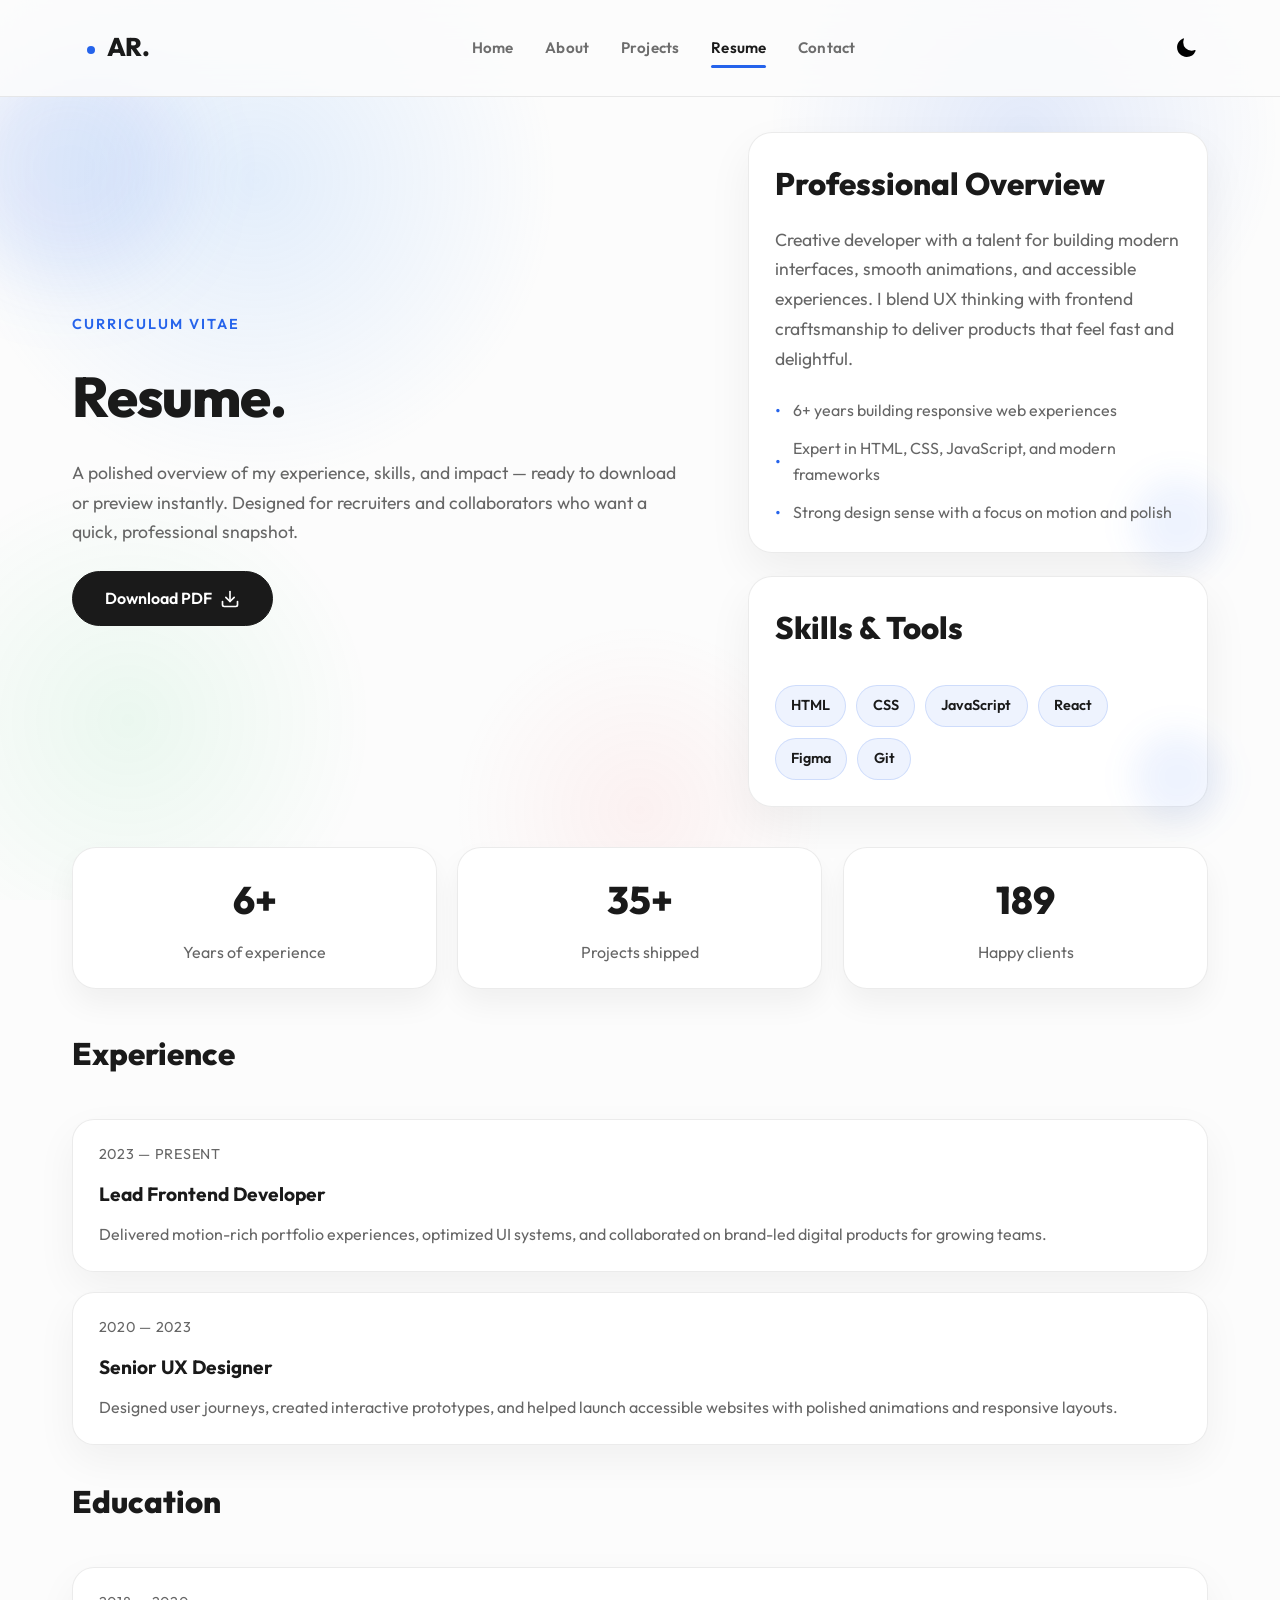
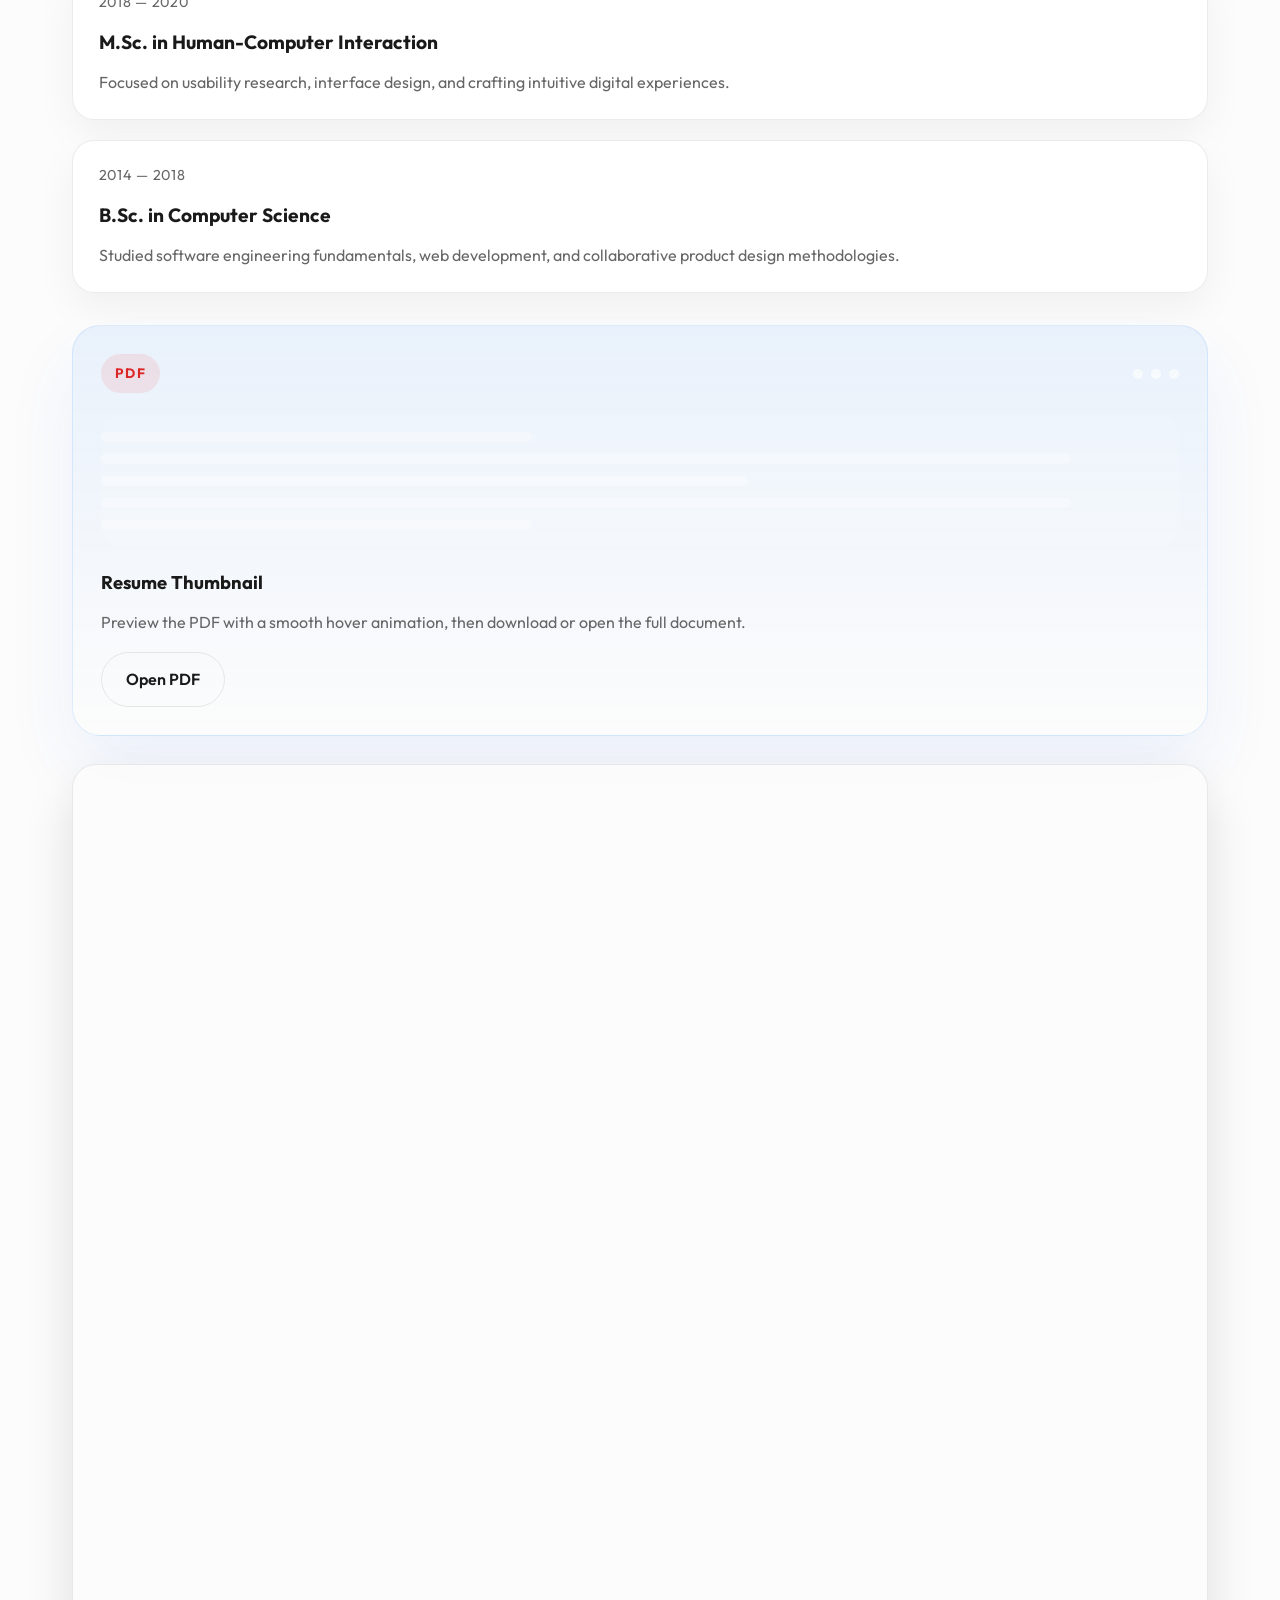
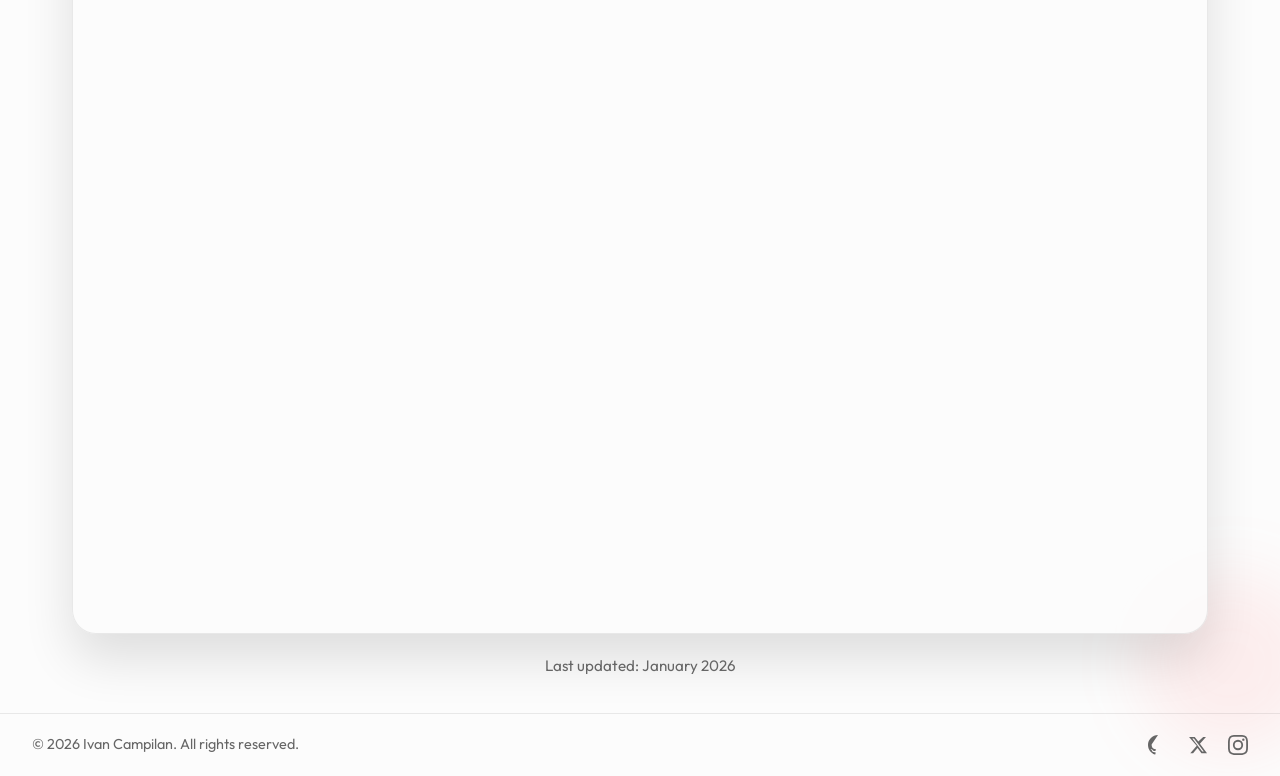
<file: websit/resume.html>
<!doctype html>
<html lang="en" data-theme="dark">
  <head>
    <meta charset="UTF-8" />
    <meta name="viewport" content="width=device-width, initial-scale=1" />
    <title>Resume | Alex Rivera</title>

    <!-- SEO -->
    <meta name="description" content="View and download Alex Rivera's resume. Full-stack developer and UX designer with a Master's in HCI and AWS Developer certification." />
    <meta name="author" content="Alex Rivera" />
    <meta name="robots" content="index, follow" />
    <link rel="canonical" href="https://your-username.github.io/portfolio/resume.html" />

    <!-- Open Graph -->
    <meta property="og:title" content="Resume | Alex Rivera" />
    <meta property="og:description" content="Full-stack developer and UX designer with a Master's in HCI and AWS Developer certification." />
    <meta property="og:type" content="website" />
    <meta property="og:url" content="https://your-username.github.io/portfolio/resume.html" />

    <!-- Fonts -->
    <link rel="preconnect" href="https://fonts.googleapis.com" />
    <link rel="preconnect" href="https://fonts.gstatic.com" crossorigin />
    <link href="https://fonts.googleapis.com/css2?family=Outfit:wght@300;400;500;600;700;800&display=swap" rel="stylesheet" />

    <!-- Stylesheet -->
    <link rel="stylesheet" href="assets/css/styles.css" />
  </head>
  <body>
    <nav class="navbar" id="navbar">
      <div class="nav-container">
        <a href="index.html" class="nav-brand">AR.</a>

        <div class="nav-links" id="nav-links">
          <a href="index.html" class="active">Home</a>
          <a href="about.html">About</a>
          <a href="projects.html">Projects</a>
          <a href="resume.html">Resume</a>
          <a href="contact.html">Contact</a>
        </div>

        <div class="nav-controls">
          <button class="theme-toggle" id="theme-toggle" aria-label="Toggle Theme">
            <svg id="theme-icon" xmlns="http://www.w3.org/2000/svg" viewBox="0 0 24 24">
              <path
                d="M12 2.25a.75.75 0 0 1 .75.75v2.25a.75.75 0 0 1-1.5 0V3a.75.75 0 0 1 .75-.75ZM7.5 12a4.5 4.5 0 1 1 9 0 4.5 4.5 0 0 1-9 0ZM18.894 6.166a.75.75 0 0 0-1.06-1.06l-1.591 1.59a.75.75 0 1 0 1.06 1.061l1.591-1.59ZM21.75 12a.75.75 0 0 1-.75.75h-2.25a.75.75 0 0 1 0-1.5H21a.75.75 0 0 1 .75.75ZM17.834 18.894a.75.75 0 0 0 1.06-1.06l-1.59-1.591a.75.75 0 1 0-1.061 1.06l1.59 1.591ZM12 18.75a.75.75 0 0 1 .75.75V21a.75.75 0 0 1-1.5 0v-1.5a.75.75 0 0 1 .75-.75ZM6.166 18.894a.75.75 0 0 1-1.06-1.06l1.59-1.591a.75.75 0 1 1 1.061 1.06l-1.59 1.591ZM2.25 12a.75.75 0 0 1 .75-.75H5.25a.75.75 0 0 1 0 1.5H3a.75.75 0 0 1-.75-.75ZM6.166 6.166a.75.75 0 0 1 1.06-1.06l1.59 1.591a.75.75 0 1 1-1.061 1.06l-1.59-1.591Z"
              />
            </svg>
          </button>

          <button class="mobile-toggle" id="mobile-toggle" aria-label="Toggle Menu">
            <svg xmlns="http://www.w3.org/2000/svg" width="24" height="24" fill="none" viewBox="0 0 24 24" stroke="currentColor" stroke-width="2">
              <path stroke-linecap="round" stroke-linejoin="round" d="M4 6h16M4 12h16m-7 6h7" />
            </svg>
          </button>
        </div>
      </div>
    </nav>

    <main class="page-main resume-page">
      <div class="page-container">
        <section class="resume-hero">
          <div class="resume-hero-copy">
            <span class="hero-subtitle">Curriculum Vitae</span>
            <h1 class="page-title">Resume.</h1>
            <p class="section-text">A polished overview of my experience, skills, and impact — ready to download or preview instantly. Designed for recruiters and collaborators who want a quick, professional snapshot.</p>
            <div class="resume-actions">
              <a href="assets/documents/resume.pdf" class="btn-primary" download>
                Download PDF
                <svg xmlns="http://www.w3.org/2000/svg" width="20" height="20" viewBox="0 0 24 24" fill="none" stroke="currentColor" stroke-width="2" stroke-linecap="round" stroke-linejoin="round">
                  <path d="M21 15v4a2 2 0 0 1-2 2H5a2 2 0 0 1-2-2v-4"></path>
                  <polyline points="7 10 12 15 17 10"></polyline>
                  <line x1="12" y1="15" x2="12" y2="3"></line>
                </svg>
              </a>
            </div>
          </div>

          <div class="resume-hero-grid">
            <div class="resume-info-card">
              <h2 class="section-heading">Professional Overview</h2>
              <p class="section-text">Creative developer with a talent for building modern interfaces, smooth animations, and accessible experiences. I blend UX thinking with frontend craftsmanship to deliver products that feel fast and delightful.</p>
              <ul class="resume-highlights">
                <li>6+ years building responsive web experiences</li>
                <li>Expert in HTML, CSS, JavaScript, and modern frameworks</li>
                <li>Strong design sense with a focus on motion and polish</li>
              </ul>
            </div>

            <div class="resume-info-card resume-skill-card">
              <h2 class="section-heading">Skills & Tools</h2>
              <div class="skill-badges">
                <span>HTML</span>
                <span>CSS</span>
                <span>JavaScript</span>
                <span>React</span>
                <span>Figma</span>
                <span>Git</span>
              </div>
            </div>
          </div>
        </section>

        <div class="resume-stats">
          <article class="stat-card">
            <div class="stat-value">6+</div>
            <p class="stat-label">Years of experience</p>
          </article>
          <article class="stat-card">
            <div class="stat-value">35+</div>
            <p class="stat-label">Projects shipped</p>
          </article>
          <article class="stat-card">
            <div class="stat-value">189</div>
            <p class="stat-label">Happy clients</p>
          </article>
        </div>

        <section class="resume-section">
          <div class="section-heading-row">
            <h2 class="section-heading">Experience</h2>
          </div>
          <div class="resume-timeline">
            <article class="timeline-item">
              <p class="timeline-date">2023 — Present</p>
              <h3>Lead Frontend Developer</h3>
              <p>Delivered motion-rich portfolio experiences, optimized UI systems, and collaborated on brand-led digital products for growing teams.</p>
            </article>
            <article class="timeline-item">
              <p class="timeline-date">2020 — 2023</p>
              <h3>Senior UX Designer</h3>
              <p>Designed user journeys, created interactive prototypes, and helped launch accessible websites with polished animations and responsive layouts.</p>
            </article>
          </div>
        </section>

        <section class="resume-section">
          <div class="section-heading-row">
            <h2 class="section-heading">Education</h2>
          </div>
          <div class="resume-timeline">
            <article class="timeline-item">
              <p class="timeline-date">2018 — 2020</p>
              <h3>M.Sc. in Human-Computer Interaction</h3>
              <p>Focused on usability research, interface design, and crafting intuitive digital experiences.</p>
            </article>
            <article class="timeline-item">
              <p class="timeline-date">2014 — 2018</p>
              <h3>B.Sc. in Computer Science</h3>
              <p>Studied software engineering fundamentals, web development, and collaborative product design methodologies.</p>
            </article>
          </div>
        </section>

        <div class="resume-viewer">
          <article class="resume-thumbnail">
            <div class="thumb-header">
              <span class="pdf-badge">PDF</span>
              <div class="thumb-dots">
                <span></span>
                <span></span>
                <span></span>
              </div>
            </div>

            <div class="thumb-preview">
              <div class="thumb-line thumb-line-short"></div>
              <div class="thumb-line thumb-line-long"></div>
              <div class="thumb-line thumb-line-medium"></div>
              <div class="thumb-line thumb-line-long"></div>
              <div class="thumb-line thumb-line-short"></div>
            </div>

            <div class="thumb-meta">
              <h3>Resume Thumbnail</h3>
              <p>Preview the PDF with a smooth hover animation, then download or open the full document.</p>
              <a href="assets/documents/resume.pdf" class="btn-secondary" download>Open PDF</a>
            </div>
          </article>

          <div class="resume-container">
            <iframe src="assets/documents/resume.pdf" class="resume-frame" title="Alex Rivera Resume" allowfullscreen></iframe>
          </div>
        </div>

        <p class="updated-note">Last updated: January 2026</p>
      </div>
    </main>

    <footer>
      <div class="footer-left">&copy; <span id="year">2026</span> Ivan Campilan. All rights reserved.</div>
      <div class="socials">
        <a href="https://github.com/your-username" target="_blank" rel="noopener noreferrer" aria-label="GitHub">
          <svg xmlns="http://www.w3.org/2000/svg" width="20" height="20" viewBox="0 0 24 24" fill="currentColor">
            <path
              d="M12 0c-6.626 0-12 5.373-12 12 0 5.302 3.438 9.8 8.207 11.387.599.111.793-.261.793-.577v-2.234c-3.338.726-4.033-1.416-4.033-1.416-.546-1.387-1.333-1.756-1.333-1.756-1.089-.745.083-.729.083-.729 1.205.084 1.839 1.237 1.839 1.237 1.07 1.834 2.807 1.304 3.492.997.107-.775.418-1.305.762-1.604-2.665-.305-5.467-1.334-5.467-5.931 0-1.311.469-2。
            />
          </svg>
        </a>
        <a href="https://www.linkedin.com/in/your-username/" target="_blank" rel="noopener noreferrer" aria-label="LinkedIn">
          <svg xmlns="http://www.w3.org/2000/svg" width="20" height="20" viewBox="0 0 24 24" fill="currentColor"><path d="M19 0h-14c-2.761 0-5 2.239-5 5v14c0 2.761 2.239 5 5 5h14c2.762 0 5-2.239 5-5v-14c0-2.761-2.238-5-5-5zm-11 19h-3v-11h3v11zm-1.5-12.268c-.966 0-1.75-.79-1.75-1.764s.784-1.764 1.75-1.764 1.75.79 1.75 1.764-.783 1.764-1.75 1.764zm13.5 12.268h-3v-5.604c0-3.368-4-3.113-4 0v5.604h-3v-11h3v1.765c1.396-2.586 7-2.777 7 2.476v6.759z" /></svg>
        </a>
        <a href="https://twitter.com/your-username" target="_blank" rel="noopener noreferrer" aria-label="Twitter / X">
          <svg xmlns="http://www.w3.org/2000/svg" width="20" height="20" viewBox="0 0 24 24" fill="currentColor"><path d="M18.244 2.25h3.308l-7.227 8.26 8.502 11.24H16.17l-4.714-6.231-5.401 6.231H2.741l7.73-8.835L1.254 2.25H8.08l4.259 5.622 5.905-5.622Zm-1.161 17.52h1.833L7.084 4.126H5.117z" /></svg>
        </a>
        <a href="https://instagram.com/your-username" target="_blank" rel="noopener noreferrer" aria-label="Instagram">
          <svg xmlns="http://www.w3.org/2000/svg" width="20" height="20" viewBox="0 0 24 24" fill="currentColor">
            <path
              d="M12 2.163c3.204 0 3.584.012 4.85.07 3.252.148 4.771 1.691 4.919 4.919.058 1.265.069 1.645.069 4.849 0 3.205-.012 3.584-.069 4.849-.149 3.225-1.664 4.771-4.919 4.919-1.266.058-1.644.07-4.85.07-3.204 0-3.584-.012-4.849-.07-3.26-.149-4.771-1.699-4.919-4.92-.058-1.265-.07-1.644-.07-4.849 0-3.204.013-3.583.07-4.849.149-3.227 1.664-4.771 4.919-4.919 1.266-.057 1.645-.069 4.849-.069zM12 0C8.741 0 8.333.014 7.053.072 2.695.272.273 2.69.073 7.052.014 8.333 0 8.741 0 12c0 3.259.014 3.668.072 4.948.2 4.358 2.618 6.78 6.98 6.98C8.333 23.986 8.741 24 12 24c3.259 0 3.668-.014 4.948-.072 4.354-.2 6.782-2.618 6.979-6.98.059-1.28.073-1.689.073-4.948 0-3.259-.014-3.667-.072-4.947-.196-4.354-2.617-6.78-6.979-6.98C15.668.014 15.259 0 12 0zm0 5.838a6.162 6.162 0 1 0 0 12.324 6.162 6.162 0 0 0 0-12.324zM12 16a4 4 0 1 1 0-8 4 4 0 0 1 0 8zm6.406-11.845a1.44 1.44 0 1 0 0 2.881 1.44 1.44 0 0 0 0-2.881z"
            />
          </svg>
        </a>
      </div>
    </footer>

    <script src="assets/js/scripts.js"></script>
  </body>
</html>
</file>
<file: websit/assets/css/styles.css>
:root {
  /* Light Theme */
  --bg-color: #fcfcfc;
  --text-main: #1a1a1a;
  --text-muted: #666666;
  --accent: #2563eb;
  --nav-bg: rgba(252, 252, 252, 0.85);
  --nav-border: rgba(0, 0, 0, 0.08);
  --card-bg: #fff;
  --btn-bg: #1a1a1a;
  --btn-text: #ffffff;
  --btn-hover: #333333;
  --btn-sec-bg: transparent;
  --btn-sec-text: #1a1a1a;
  --btn-sec-border: #e5e5e5;
  --btn-sec-hover: #f5f5f5;
  --input-bg: rgba(255, 255, 255, 0.8);
  --input-border: rgba(15, 23, 42, 0.12);
}

[data-theme="dark"] {
  /* Dark Theme */
  --bg-color: #0d0d0d;
  --text-main: #f2f2f2;
  --text-muted: #a1a1aa;
  --accent: #60a5fa;
  --nav-bg: rgba(13, 13, 13, 0.85);
  --nav-border: rgba(255, 255, 255, 0.08);
  --card-bg: #161616;
  --btn-bg: #f2f2f2;
  --btn-text: #0d0d0d;
  --btn-hover: #d4d4d4;
  --btn-sec-bg: transparent;
  --btn-sec-text: #f2f2f2;
  --btn-sec-border: #333333;
  --btn-sec-hover: #1a1a1a;
  --input-bg: rgba(255, 255, 255, 0.06);
  --input-border: rgba(255, 255, 255, 0.12);
}

* {
  margin: 0;
  padding: 0;
  box-sizing: border-box;
}

html {
  scroll-behavior: smooth;
  overflow-x: hidden;
}

body {
  font-family: "Outfit", sans-serif;
  background-color: var(--bg-color);
  color: var(--text-main);
  line-height: 1.6;
  transition:
    background-color 0.4s ease,
    color 0.4s ease;
  min-height: 100vh;
  display: flex;
  flex-direction: column;
  position: relative;
  overflow-x: hidden;
}

body::before {
  content: "";
  position: fixed;
  inset: 0;
  z-index: -2;
  background:
    radial-gradient(circle at 20% 20%, rgba(96, 165, 250, 0.16), transparent 24%),
    radial-gradient(circle at 80% 15%, rgba(37, 99, 235, 0.12), transparent 20%),
    radial-gradient(circle at 50% 90%, rgba(248, 113, 113, 0.08), transparent 18%),
    radial-gradient(circle at 10% 80%, rgba(34, 197, 94, 0.08), transparent 18%);
  opacity: 1;
  animation: bgPulse 20s ease-in-out infinite alternate,
             bgShift 40s linear infinite;
  pointer-events: none;
}

body::after {
  content: "";
  position: fixed;
  inset: 0;
  z-index: -1;
  background: linear-gradient(135deg, rgba(255, 255, 255, 0.04), transparent 28%, rgba(96, 165, 250, 0.06) 60%, transparent 80%);
  opacity: 0.75;
  mix-blend-mode: screen;
  animation: bgWave 30s ease-in-out infinite;
  pointer-events: none;
}

::selection {
  background: var(--accent);
  color: #fff;
}

/* Navigation */
.navbar {
  position: sticky;
  top: 0;
  width: 100%;
  background: var(--nav-bg);
  backdrop-filter: blur(16px);
  -webkit-backdrop-filter: blur(16px);
  border-bottom: 1px solid var(--nav-border);
  z-index: 1000;
  transition:
    background 0.4s ease,
    border-color 0.4s ease,
    padding 0.3s ease,
    transform 0.4s ease;
}

.nav-container {
  width: 100%;
  max-width: 1200px;
  margin: 0 auto;
  padding: 1.2rem 2rem;
  display: flex;
  justify-content: space-between;
  align-items: center;
  gap: 1rem;
}

.nav-brand {
  font-size: 1.6rem;
  font-weight: 800;
  letter-spacing: -0.5px;
  text-decoration: none;
  color: var(--text-main);
  padding: 0.45rem 0.85rem;
  border-radius: 999px;
  border: 1px solid transparent;
  transition: all 0.4s ease;
}

.nav-brand:hover {
  border-color: rgba(37, 99, 235, 0.25);
  background: rgba(37, 99, 235, 0.06);
}

.nav-brand::before {
  content: '';
  display: inline-block;
  width: 8px;
  height: 8px;
  margin-right: 0.75rem;
  border-radius: 999px;
  background: var(--accent);
  vertical-align: middle;
}

.nav-links {
  display: flex;
  gap: 2rem;
  align-items: center;
}

.nav-links a {
  text-decoration: none;
  color: var(--text-muted);
  font-weight: 600;
  font-size: 0.95rem;
  letter-spacing: 0.01em;
  transition:
    color 0.3s ease,
    transform 0.3s ease,
    opacity 0.3s ease;
  position: relative;
  opacity: 0.95;
}

.nav-links a::after {
  content: '';
  position: absolute;
  bottom: -8px;
  left: 0;
  width: 0;
  height: 3px;
  border-radius: 999px;
  background: var(--accent);
  transition: width 0.4s cubic-bezier(0.34, 1.56, 0.64, 1);
}

.nav-links a:hover,
.nav-links a.active {
  color: var(--text-main);
  opacity: 1;
}

.nav-links a:hover::after,
.nav-links a.active::after {
  width: 100%;
}

.nav-controls {
  display: flex;
  align-items: center;
  gap: 1rem;
}

.theme-toggle,
.mobile-toggle {
  background: rgba(255, 255, 255, 0.08);
  border: 1px solid transparent;
  border-radius: 999px;
  color: var(--text-main);
  cursor: pointer;
  display: flex;
  align-items: center;
  justify-content: center;
  padding: 0.65rem;
  transition:
    background-color 0.4s ease,
    border-color 0.4s ease,
    transform 0.4s ease,
    box-shadow 0.4s ease;
}

.theme-toggle:hover,
.mobile-toggle:hover {
  background-color: rgba(255, 255, 255, 0.14);
  border-color: rgba(37, 99, 235, 0.18);
  transform: translateY(-1px);
}

.theme-toggle svg,
.mobile-toggle svg {
  width: 22px;
  height: 22px;
}

.theme-toggle:hover svg {
  transform: rotate(-20deg);
}

.mobile-toggle {
  display: none;
}

/* Main Content (Hero) */
main {
  flex: 1;
  display: flex;
  align-items: center;
  justify-content: center;
}

.hero {
  max-width: 1200px;
  padding: 1.2rem 2rem;
  width: 100%;
  display: flex;
  align-items: center;
  justify-content: space-between;
  gap: 4rem;
  text-align: left;
  animation: fadeUp 1s cubic-bezier(0.16, 1, 0.3, 1) forwards;
  opacity: 0;
  transform: translateY(30px);
}

.hero-content {
  flex: 1;
  max-width: 600px;
}

.hero-image-wrapper {
  flex: 1;
  display: flex;
  justify-content: center;
  align-items: center;
  position: relative;
  animation: slideInRight 0.8s cubic-bezier(0.34, 1.56, 0.64, 1) 0.4s both;
}

.hero-image {
  width: 100%;
  max-width: 400px;
  height: 400px;
  object-fit: cover;
  border-radius: 60% 40% 30% 70% / 60% 30% 70% 40%;
  box-shadow: 0 25px 50px -12px rgba(0, 0, 0, 0.25), 0 0 40px -10px var(--accent);
  border: 4px solid var(--btn-sec-border);
  animation: 
    blob-morph 12s ease-in-out infinite,
    float 6s ease-in-out infinite,
    glow-pulse 3s ease-in-out infinite;
  transition:
    transform 0.4s ease,
    border-color 0.4s ease,
    box-shadow 0.4s ease;
}

.hero-image:hover {
  transform: translateY(-15px) scale(1.05);
  border-color: var(--accent);
  box-shadow: 0 30px 60px -8px rgba(0, 0, 0, 0.3), 0 0 60px -5px var(--accent);
}

@keyframes blob-morph {
  0%,
  100% {
    border-radius: 60% 40% 30% 70% / 60% 30% 70% 40%;
  }
  33% {
    border-radius: 30% 60% 70% 40% / 50% 60% 30% 60%;
  }
  66% {
    border-radius: 73% 27% 41% 59% / 40% 58% 42% 50%;
  }
}

@keyframes float {
  0%, 100% {
    transform: translate3d(0, 0, 0);
  }
  50% {
    transform: translate3d(0, -20px, 0);
  }
}

@keyframes glow-pulse {
  0%, 100% {
    box-shadow: 0 25px 50px -12px rgba(0, 0, 0, 0.25), 0 0 40px -10px var(--accent);
  }
  50% {
    box-shadow: 0 25px 50px -12px rgba(0, 0, 0, 0.25), 0 0 80px -5px var(--accent);
  }
}

@keyframes slideInLeft {
  from {
    opacity: 0;
    transform: translateX(-50px);
  }
  to {
    opacity: 1;
    transform: translateX(0);
  }
}

@keyframes slideInRight {
  from {
    opacity: 0;
    transform: translateX(50px);
  }
  to {
    opacity: 1;
    transform: translateX(0);
  }
}

@keyframes scaleIn {
  from {
    opacity: 0;
    transform: scale(0.95);
  }
  to {
    opacity: 1;
    transform: scale(1);
  }
}

@keyframes pulse-scale {
  0%, 100% {
    transform: scale(1);
  }
  50% {
    transform: scale(1.02);
  }
}

@keyframes shimmer {
  0% {
    background-position: -1000px 0;
  }
  100% {
    background-position: 1000px 0;
  }
}

@keyframes fadeInUp {
  from {
    opacity: 0;
    transform: translateY(20px);
  }
  to {
    opacity: 1;
    transform: translateY(0);
  }
}

@keyframes staggerFadeIn {
  0% {
    opacity: 0;
    transform: translateY(15px);
  }
  100% {
    opacity: 1;
    transform: translateY(0);
  }
}

@keyframes zoomIn {
  from {
    opacity: 0;
    transform: scale(0.95);
  }
  to {
    opacity: 1;
    transform: scale(1);
  }
}

@keyframes slideUp {
  from {
    opacity: 0;
    transform: translateY(30px);
  }
  to {
    opacity: 1;
    transform: translateY(0);
  }
}

@keyframes wobble {
  0%, 100% {
    transform: translateX(0);
  }
  25% {
    transform: translateX(-5px);
  }
  75% {
    transform: translateX(5px);
  }
}

@keyframes cardPulse {
  0% {
    transform: translateY(0) scale(1);
    box-shadow: 0 10px 30px rgba(0, 0, 0, 0.05);
  }
  50% {
    transform: translateY(-2px) scale(1.01);
    box-shadow: 0 14px 34px rgba(0, 0, 0, 0.07);
  }
  100% {
    transform: translateY(0) scale(1);
    box-shadow: 0 10px 30px rgba(0, 0, 0, 0.05);
  }
}

@keyframes bgPulse {
  0% {
    transform: scale(0.98);
    opacity: 0.95;
  }
  100% {
    transform: scale(1.02);
    opacity: 1;
  }
}

@keyframes bgShift {
  0% {
    background-position: 0% 0%, 100% 0%, 50% 100%, 0% 100%;
  }
  100% {
    background-position: 10% 10%, 90% 0%, 45% 95%, 5% 95%;
  }
}

@keyframes bgWave {
  0% {
    transform: translateX(0) translateY(0) rotate(0deg);
  }
  50% {
    transform: translateX(-10px) translateY(5px) rotate(0.5deg);
  }
  100% {
    transform: translateX(0) translateY(0) rotate(0deg);
  }
}

.hero-subtitle {
  font-size: 0.9rem;
  font-weight: 600;
  color: var(--accent);
  margin-bottom: 1rem;
  letter-spacing: 2px;
  text-transform: uppercase;
  display: block;
  animation: slideInLeft 0.8s cubic-bezier(0.34, 1.56, 0.64, 1) 0.2s both;
}

.hero-title {
  font-size: 4.5rem;
  font-weight: 700;
  line-height: 1.1;
  margin-bottom: 1.5rem;
  letter-spacing: -1.5px;
  color: var(--text-main);
  animation: slideInLeft 0.8s cubic-bezier(0.34, 1.56, 0.64, 1) 0.4s both;
}

.hero-desc {
  font-size: 1.25rem;
  color: var(--text-muted);
  max-width: 650px;
  margin-bottom: 2.5rem;
  line-height: 1.7;
  animation: slideInLeft 0.8s cubic-bezier(0.34, 1.56, 0.64, 1) 0.6s both;
}

.hero-actions {
  display: flex;
  gap: 1rem;
  align-items: center;
  animation: slideInLeft 0.8s cubic-bezier(0.34, 1.56, 0.64, 1) 0.8s both;
}

.btn-primary,
.btn-secondary {
  display: inline-flex;
  align-items: center;
  gap: 0.5rem;
  cursor: pointer;
  padding: 0.85rem 2rem;
  border-radius: 50px;
  text-decoration: none;
  font-weight: 600;
  font-size: 1rem;
  transition: all 0.3s cubic-bezier(0.34, 1.56, 0.64, 1);
  position: relative;
  overflow: hidden;
}

.btn-primary {
  background-color: var(--btn-bg);
  color: var(--btn-text);
  border: 1px solid var(--btn-bg);
}

.btn-primary::before {
  content: '';
  position: absolute;
  top: 0;
  left: -100%;
  width: 100%;
  height: 100%;
  background: radial-gradient(circle, rgba(255,255,255,0.3) 0%, transparent 70%);
  transition: left 0.6s ease;
  pointer-events: none;
}

.btn-primary:hover::before {
  left: 100%;
}

.btn-primary:hover {
  background-color: var(--btn-hover);
  border-color: var(--btn-hover);
  transform: translateY(-3px);
  box-shadow: 0 15px 30px rgba(0, 0, 0, 0.15);
}

.btn-primary svg {
  transition: transform 0.4s cubic-bezier(0.34, 1.56, 0.64, 1);
}

.btn-primary:hover svg {
  transform: translateX(6px);
}

.btn-secondary {
  background-color: var(--btn-sec-bg);
  color: var(--btn-sec-text);
  border: 1px solid var(--btn-sec-border);
}

.btn-secondary::before {
  content: '';
  position: absolute;
  top: 0;
  left: -100%;
  width: 100%;
  height: 100%;
  background: var(--accent);
  opacity: 0.1;
  transition: left 0.6s ease;
  pointer-events: none;
}

.btn-secondary:hover::before {
  left: 100%;
}

.btn-secondary:hover {
  background-color: var(--btn-sec-hover);
  border-color: var(--accent);
  transform: translateY(-3px);
  box-shadow: 0 10px 25px rgba(0, 0, 0, 0.1);
}

/* Footer */
footer {
  padding: 1.2rem 2rem;
  display: flex;
  justify-content: space-between;
  align-items: center;
  border-top: 1px solid var(--nav-border);
  font-size: 0.9rem;
  color: var(--text-muted);
}

.socials {
  display: flex;
  gap: 1.25rem;
}

.socials a {
  color: var(--text-muted);
  transition:
    color 0.3s ease,
    transform 0.3s cubic-bezier(0.34, 1.56, 0.64, 1);
  display: flex;
  position: relative;
}

.socials a::before {
  content: '';
  position: absolute;
  inset: -8px;
  border-radius: 50%;
  background: var(--accent);
  opacity: 0;
  transition: opacity 0.3s ease;
  pointer-events: none;
  z-index: -1;
}

.socials a:hover {
  color: var(--text-main);
  transform: translateY(-3px) rotate(5deg);
}

.socials a:hover::before {
  opacity: 0.1;
}

/* Page Shared Layout */
.page-main {
  padding: 1rem 0;
}

.page-container {
  max-width: 1200px;
  width: 100%;
  margin: 0 auto;
  padding: 1.2rem 2rem;
  animation: fadeUp 0.8s cubic-bezier(0.16, 1, 0.3, 1) forwards;
  opacity: 0;
  transform: translateY(30px);
}

.page-title {
  font-size: 3.5rem;
  font-weight: 800;
  margin-bottom: 1rem;
  letter-spacing: -1px;
  animation: slideInLeft 0.8s cubic-bezier(0.34, 1.56, 0.64, 1) 0.2s both;
}

.page-subtitle {
  max-width: 680px;
  color: var(--text-muted);
  font-size: 1.05rem;
  line-height: 1.8;
  margin-bottom: 2.5rem;
  animation: fadeInUp 0.8s ease-out 0.35s both;
}

.section-heading {
  font-size: 1.95rem;
  font-weight: 800;
  margin-bottom: 1rem;
  color: var(--text-main);
  position: relative;
  display: inline-block;
  animation: slideInLeft 0.8s cubic-bezier(0.34, 1.56, 0.64, 1) 0.1s both;
}

.section-heading::after {
  content: '';
  position: absolute;
  bottom: -8px;
  left: 0;
  width: 0;
  height: 3px;
  background: var(--accent);
  transition: width 0.5s cubic-bezier(0.34, 1.56, 0.64, 1);
}

.section-heading:hover::after {
  width: 100%;
}

.section-heading.mt-2 {
  margin-top: 2rem;
}

.section-text {
  font-size: 1.1rem;
  color: var(--text-muted);
  margin-bottom: 1.5rem;
  line-height: 1.7;
  animation: fadeInUp 0.6s ease-out 0.15s both;
}

.text-link {
  color: var(--accent);
  text-decoration: none;
  font-weight: 500;
  transition: all 0.3s cubic-bezier(0.34, 1.56, 0.64, 1);
  position: relative;
}

.text-link::after {
  content: '';
  position: absolute;
  bottom: -3px;
  left: 0;
  width: 0;
  height: 2px;
  background: var(--accent);
  transition: width 0.4s cubic-bezier(0.34, 1.56, 0.64, 1);
}

.text-link:hover {
  color: var(--text-main);
}

.text-link:hover::after {
  width: 100%;
}

/* About Page Specific Layout */
.about-grid {
  display: flex;
  gap: 4rem;
  align-items: flex-start;
  animation: fadeUp 0.8s ease-out both;
}

.about-grid::before {
  content: '';
  position: absolute;
  top: 15px;
  right: 12%;
  width: 140px;
  height: 140px;
  background: rgba(37, 99, 235, 0.12);
  border-radius: 50%;
  filter: blur(18px);
  pointer-events: none;
}

.about-image-col {
  flex: 0 0 35%;
  position: sticky;
  top: 8rem;
  animation: slideInLeft 0.8s cubic-bezier(0.34, 1.56, 0.64, 1) 0.2s both;
}

.about-text-col {
  flex: 1;
  animation: slideInRight 0.8s cubic-bezier(0.34, 1.56, 0.64, 1) 0.2s both;
}

.image-stack {
  position: relative;
  width: 100%;
  aspect-ratio: 3/4;
}

.image-stack::before {
  content: '';
  position: absolute;
  left: -12px;
  top: 10%;
  width: 80px;
  height: 80px;
  border-radius: 50%;
  background: rgba(96, 165, 250, 0.22);
  filter: blur(10px);
  pointer-events: none;
  animation: float 8s ease-in-out infinite alternate;
}

.image-stack::after {
  content: '';
  position: absolute;
  right: -16px;
  bottom: 12%;
  width: 120px;
  height: 120px;
  border-radius: 50%;
  background: rgba(248, 113, 113, 0.16);
  filter: blur(14px);
  pointer-events: none;
  animation: float 10s ease-in-out infinite alternate-reverse;
}

.stack-img {
  width: 100%;
  height: 100%;
  object-fit: cover;
  border-radius: 28px;
  box-shadow: 0 24px 60px rgba(0, 0, 0, 0.14);
  border: 4px solid var(--btn-sec-border);
  transition:
    transform 0.45s cubic-bezier(0.34, 1.56, 0.64, 1),
    box-shadow 0.45s ease,
    filter 0.45s ease;
  animation:
    scaleIn 0.6s ease-out,
    float 6s ease-in-out infinite alternate;
}

.stack-img:hover {
  transform: translateY(-8px) scale(1.03);
  box-shadow: 0 26px 70px rgba(0, 0, 0, 0.18);
  filter: saturate(1.08) brightness(1.02);
}

.about-text-col {
  flex: 1;
  animation: slideInRight 0.8s cubic-bezier(0.34, 1.56, 0.64, 1) 0.2s both;
}

.about-highlights {
  display: flex;
  gap: 1rem;
  margin-bottom: 2rem;
}

.highlight-card {
  flex: 1;
  padding: 1.8rem;
  border-radius: 24px;
  background: var(--card-bg);
  border: 1px solid var(--nav-border);
  box-shadow: 0 20px 45px rgba(0, 0, 0, 0.08);
  transition:
    transform 0.35s ease,
    border-color 0.35s ease,
    box-shadow 0.35s ease;
}

.highlight-card:hover {
  transform: translateY(-6px);
  border-color: rgba(37, 99, 235, 0.35);
  box-shadow: 0 28px 70px rgba(0, 0, 0, 0.12);
}

.highlight-card h3 {
  margin-bottom: 0.8rem;
  font-size: 1.25rem;
}

.highlight-list {
  display: flex;
  flex-wrap: wrap;
  gap: 0.6rem;
  margin-top: 1rem;
}

.highlight-pill {
  background: rgba(37, 99, 235, 0.08);
  border: 1px solid rgba(37, 99, 235, 0.18);
  color: var(--text-main);
  padding: 0.55rem 0.9rem;
  border-radius: 999px;
  font-size: 0.85rem;
  transition: all 0.3s ease;
}

.highlight-pill:hover {
  background: var(--accent);
  color: #fff;
  transform: translateY(-2px);
}

.contact-cta-card {
  margin-top: 2rem;
  padding: 1.8rem;
  border-radius: 24px;
  background: var(--nav-bg);
  border: 1px solid var(--nav-border);
  box-shadow: 0 18px 40px rgba(0, 0, 0, 0.08);
  transition:
    transform 0.35s ease,
    border-color 0.35s ease,
    box-shadow 0.35s ease,
    background-color 0.35s ease;
}

.contact-cta-card:hover {
  transform: translateY(-5px);
  border-color: rgba(37, 99, 235, 0.35);
  box-shadow: 0 24px 50px rgba(0, 0, 0, 0.12);
  background: rgba(37, 99, 235, 0.04);
}

.contact-cta-card h3 {
  margin-bottom: 0.75rem;
}

.contact-cta-card p {
  margin-bottom: 1.2rem;
  color: var(--text-muted);
}

.experience-list {
  display: flex;
  flex-direction: column;
  gap: 1.5rem;
  margin-top: 1rem;
  margin-bottom: 2rem;
}

.exp-item {
  display: flex;
  gap: 1.5rem;
  padding: 1.5rem;
  background-color: var(--nav-bg);
  border: 1px solid var(--nav-border);
  border-radius: 12px;
  transition:
    transform 0.4s cubic-bezier(0.34, 1.56, 0.64, 1),
    box-shadow 0.4s ease,
    border-color 0.4s ease;
  animation: fadeInUp 0.6s ease-out both;
}

.exp-item:nth-child(1) {
  animation-delay: 0.1s;
}

.exp-item:nth-child(2) {
  animation-delay: 0.2s;
}

.exp-item:nth-child(3) {
  animation-delay: 0.3s;
}

.exp-item:nth-child(4) {
  animation-delay: 0.4s;
}

.exp-item:nth-child(5) {
  animation-delay: 0.5s;
}

.exp-item:hover {
  transform: translateY(-5px);
  box-shadow: 0 8px 25px rgba(0, 0, 0, 0.1);
  border-color: var(--accent);
}

.exp-year {
  font-weight: 700;
  color: var(--accent);
  font-size: 0.9rem;
  white-space: nowrap;
}

.exp-details h3 {
  font-size: 1.2rem;
  font-weight: 600;
  margin-bottom: 0.2rem;
  margin-top: -0.3rem;
  color: var(--text-main);
}

.exp-details p {
  color: var(--text-muted);
  font-size: 0.95rem;
}

/* Projects Page Layout */
.projects-grid {
  display: grid;
  grid-template-columns: repeat(auto-fill, minmax(300px, 1fr));
  gap: 2.5rem;
  margin-top: 1rem;
  animation: fadeInUp 0.8s ease-out both;
  position: relative;
}

.projects-grid::before {
  content: '';
  position: absolute;
  top: -40px;
  right: -40px;
  width: 220px;
  height: 220px;
  border-radius: 50%;
  background: rgba(37, 99, 235, 0.1);
  filter: blur(28px);
  pointer-events: none;
}

.project-card {
  position: relative;
  background: var(--card-bg);
  border: 1px solid var(--nav-border);
  border-radius: 24px;
  overflow: hidden;
  display: flex;
  flex-direction: column;
  box-shadow: 0 16px 40px rgba(0, 0, 0, 0.08);
  transition:
    transform 0.45s cubic-bezier(0.34, 1.56, 0.64, 1),
    box-shadow 0.45s ease,
    border-color 0.45s ease,
    background 0.45s ease;
  animation: fadeInUp 0.6s ease-out both;
  transform-origin: center;
}

.project-card:nth-child(1) {
  animation-delay: 0.1s;
}

.project-card:nth-child(2) {
  animation-delay: 0.2s;
}

.project-card:nth-child(3) {
  animation-delay: 0.3s;
}

.project-card:nth-child(4) {
  animation-delay: 0.4s;
}

.project-card:nth-child(5) {
  animation-delay: 0.5s;
}

.project-card:nth-child(6) {
  animation-delay: 0.6s;
}

.project-card:hover {
  transform: translateY(-14px) scale(1.01);
  box-shadow: 0 35px 80px rgba(0, 0, 0, 0.18);
  border-color: rgba(37, 99, 235, 0.4);
}

.project-card::before {
  content: '';
  position: absolute;
  top: 0;
  left: 0;
  width: 80px;
  height: 4px;
  background: linear-gradient(90deg, var(--accent), rgba(96, 165, 250, 0.5));
  border-bottom-right-radius: 999px;
}

.project-img-wrapper {
  position: relative;
  width: 100%;
  aspect-ratio: 16/10;
  overflow: hidden;
  background: radial-gradient(circle at top left, rgba(96, 165, 250, 0.08), transparent 40%);
}

.project-img {
  width: 100%;
  height: 100%;
  object-fit: cover;
  transition: transform 0.8s cubic-bezier(0.34, 1.56, 0.64, 1), filter 0.5s ease;
  transform-origin: center;
}

.project-img:hover {
  transform: scale(1.06);
  filter: saturate(1.1) brightness(1.02);
}

.project-card:hover .project-img {
  transform: scale(1.08) rotate(0.3deg);
}

.project-overlay {
  position: absolute;
  top: 0;
  left: 0;
  width: 100%;
  height: 100%;
  background: rgba(0, 0, 0, 0.6);
  display: flex;
  align-items: center;
  justify-content: center;
  opacity: 0;
  transition: opacity 0.35s ease, transform 0.35s ease;
  backdrop-filter: blur(3px);
  -webkit-backdrop-filter: blur(3px);
  transform: translateY(10px);
}

.project-card:hover .project-overlay {
  opacity: 1;
  transform: translateY(0);
}

.overlay-btn {
  background: rgba(255, 255, 255, 0.95);
  color: var(--text-main);
  padding: 0.85rem 1.6rem;
  border-radius: 34px;
  font-weight: 700;
  display: flex;
  align-items: center;
  gap: 0.65rem;
  transform: translateY(20px);
  transition:
    transform 0.35s cubic-bezier(0.34, 1.56, 0.64, 1),
    background 0.3s ease,
    color 0.3s ease,
    box-shadow 0.3s ease;
  text-decoration: none;
  box-shadow: 0 8px 28px rgba(0, 0, 0, 0.18);
}

.project-card:hover .overlay-btn {
  transform: translateY(0);
}

.overlay-btn:hover {
  background: var(--accent);
  color: #fff;
  box-shadow: 0 12px 32px rgba(0, 0, 0, 0.25);
  transform: translateY(-2px);
}

.project-status-overlay {
  background: rgba(37, 99, 235, 0.85);
  color: #fff;
  padding: 0.75rem 1.5rem;
  border-radius: 30px;
  font-weight: 600;
  transform: translateY(20px);
  transition: transform 0.35s ease, background 0.35s ease;
  display: inline-block;
}

.project-card:hover .project-status-overlay {
  transform: translateY(0);
}

.project-info {
  padding: 1.5rem;
  display: flex;
  flex-direction: column;
  flex: 1;
  transition: transform 0.4s ease;
}

.project-card:hover .project-info {
  transform: translateY(-2px);
}

.project-title {
  font-size: 1.5rem;
  font-weight: 700;
  margin-bottom: 0.8rem;
  color: var(--text-main);
  line-height: 1.2;
  animation: slideInLeft 0.7s ease-out both;
}

.project-desc {
  font-size: 1rem;
  color: var(--text-muted);
  margin-bottom: 1.5rem;
  flex: 1;
  animation: fadeInUp 0.7s ease-out 0.1s both;
}

.project-tags {
  display: flex;
  flex-wrap: wrap;
  gap: 0.5rem;
  margin-top: auto;
}

.tag {
  background: var(--btn-sec-border);
  border: 1px solid var(--nav-border);
  padding: 0.25rem 0.75rem;
  border-radius: 20px;
  font-size: 0.8rem;
  font-weight: 500;
  color: var(--text-main);
  transition: all 0.3s cubic-bezier(0.34, 1.56, 0.64, 1);
  animation: fadeInUp 0.6s ease-out backwards;
}

.tag:nth-child(1) {
  animation-delay: 0.25s;
}

.tag:nth-child(2) {
  animation-delay: 0.3s;
}

.tag:nth-child(3) {
  animation-delay: 0.35s;
}

.tag:hover {
  background: var(--accent);
  color: #fff;
  transform: translateY(-2px);
  box-shadow: 0 5px 15px rgba(0, 0, 0, 0.1);
}

.tag:nth-child(2) {
  animation-delay: 0.35s;
}

.tag:nth-child(3) {
  animation-delay: 0.4s;
}

.tag:hover {
  background: var(--accent);
  color: #fff;
  transform: translateY(-2px);
  box-shadow: 0 5px 15px rgba(0, 0, 0, 0.1);
}

/* Carousel */
.carousel {
  position: relative;
  width: 100%;
  max-width: 500px;
  height: 300px;
  border-radius: 16px;
  overflow: hidden;
  box-shadow: 0 10px 30px rgba(0, 0, 0, 0.1);
  margin-bottom: 2rem;
  border: 1px solid var(--nav-border);
  animation: scaleIn 0.6s ease-out;
  transition: box-shadow 0.3s ease;
}

.carousel:hover {
  box-shadow: 0 15px 40px rgba(0, 0, 0, 0.15);
}

.carousel-slides {
  position: relative;
  width: 100%;
  height: 100%;
}

.carousel-slide {
  position: absolute;
  inset: 0;
  width: 100%;
  height: 100%;
  object-fit: cover;
  opacity: 0;
  transition: opacity 0.6s cubic-bezier(0.34, 1.56, 0.64, 1);
  pointer-events: none;
}

.carousel-slide.active {
  opacity: 1;
  pointer-events: auto;
  animation: zoomIn 0.6s cubic-bezier(0.34, 1.56, 0.64, 1);
}

.carousel-controls {
  position: absolute;
  bottom: 20px;
  left: 50%;
  transform: translateX(-50%);
  display: flex;
  gap: 5px;
  z-index: 10;
  background: rgba(0, 0, 0, 0.5);
  padding: 5px;
  border-radius: 50px;
  backdrop-filter: blur(10px);
  animation: fadeInUp 0.6s ease-out 0.2s both;
}

.carousel-btn {
  background: none;
  border: none;
  color: white;
  cursor: pointer;
  display: flex;
  align-items: center;
  justify-content: center;
  width: 30px;
  height: 30px;
  border-radius: 50%;
  transition: all 0.3s cubic-bezier(0.34, 1.56, 0.64, 1);
}

.carousel-btn:hover {
  background: rgba(255, 255, 255, 0.3);
  transform: scale(1.15);
}

/* Resume Layout */
.resume-page {
  position: relative;
}

.resume-page::before {
  content: "";
  position: absolute;
  top: -40px;
  left: -40px;
  width: 220px;
  height: 220px;
  border-radius: 50%;
  background: rgba(37, 99, 235, 0.12);
  filter: blur(40px);
  pointer-events: none;
  z-index: -1;
  animation: float 14s ease-in-out infinite alternate;
  will-change: transform;
}

.resume-page::after {
  content: "";
  position: absolute;
  bottom: -40px;
  right: -40px;
  width: 180px;
  height: 180px;
  border-radius: 50%;
  background: rgba(248, 113, 113, 0.1);
  filter: blur(32px);
  pointer-events: none;
  z-index: -1;
  animation: float 16s ease-in-out infinite alternate-reverse;
  will-change: transform;
}

.resume-hero {
  display: grid;
  grid-template-columns: 1.4fr 1fr;
  gap: 2rem;
  align-items: center;
  margin-bottom: 2.5rem;
}

.resume-hero-copy {
  max-width: 620px;
}

.resume-hero-grid {
  display: grid;
  gap: 1.5rem;
}

.resume-info-card {
  position: relative;
  background: var(--card-bg);
  border: 1px solid var(--nav-border);
  border-radius: 24px;
  padding: 1.6rem;
  box-shadow: 0 18px 45px rgba(0, 0, 0, 0.06);
  transition: transform 0.4s ease, box-shadow 0.4s ease, border-color 0.4s ease;
  animation: fadeInUp 0.7s ease-out both, float 10s ease-in-out infinite alternate;
  will-change: transform;
}

.resume-info-card::after {
  content: '';
  position: absolute;
  right: -16px;
  bottom: -16px;
  width: 90px;
  height: 90px;
  border-radius: 50%;
  background: rgba(37, 99, 235, 0.08);
  filter: blur(16px);
  pointer-events: none;
  z-index: -1;
}

.resume-info-card:hover {
  transform: translateY(-10px);
  box-shadow: 0 32px 70px rgba(0, 0, 0, 0.12);
}

.resume-info-card:nth-child(1) {
  animation-delay: 0.15s;
}

.resume-info-card:nth-child(2) {
  animation-delay: 0.25s;
}

.resume-highlights {
  list-style: none;
  padding: 0;
  margin: 1rem 0 0;
  display: grid;
  gap: 0.8rem;
}

.resume-highlights li {
  display: flex;
  align-items: center;
  gap: 0.75rem;
  color: var(--text-muted);
}

.resume-highlights li::before {
  content: "•";
  color: var(--accent);
  font-size: 1.1rem;
  line-height: 0;
}

.resume-skill-card .skill-badges {
  display: flex;
  flex-wrap: wrap;
  gap: 0.65rem;
  margin-top: 1rem;
}

.skill-badges span {
  background: rgba(37, 99, 235, 0.08);
  color: var(--text-main);
  border: 1px solid rgba(37, 99, 235, 0.16);
  padding: 0.55rem 0.95rem;
  border-radius: 999px;
  font-size: 0.9rem;
  font-weight: 600;
  transition: transform 0.3s ease, background 0.3s ease;
}

.skill-badges span:hover {
  transform: translateY(-2px);
  background: rgba(37, 99, 235, 0.16);
}

.resume-stats {
  display: grid;
  grid-template-columns: repeat(3, minmax(0, 1fr));
  gap: 1.25rem;
  margin-bottom: 2.5rem;
}

.stat-card {
  position: relative;
  background: var(--card-bg);
  border: 1px solid var(--nav-border);
  border-radius: 24px;
  padding: 1.4rem 1.5rem;
  text-align: center;
  box-shadow: 0 15px 30px rgba(0, 0, 0, 0.05);
  animation: fadeInUp 0.7s ease-out both, float 12s ease-in-out infinite alternate-reverse;
  transition: transform 0.35s ease, box-shadow 0.35s ease, border-color 0.35s ease;
  will-change: transform;
}

.stat-card:hover {
  transform: translateY(-6px);
  box-shadow: 0 28px 60px rgba(0, 0, 0, 0.1);
  border-color: rgba(37, 99, 235, 0.3);
}

.stat-card:nth-child(1) {
  animation-delay: 0.1s;
}

.stat-card:nth-child(2) {
  animation-delay: 0.2s;
}

.stat-card:nth-child(3) {
  animation-delay: 0.3s;
}

.stat-value {
  font-size: 2.4rem;
  font-weight: 800;
  margin-bottom: 0.5rem;
  color: var(--text-main);
}

.stat-label {
  color: var(--text-muted);
}

.resume-section {
  margin-bottom: 2rem;
}

.section-heading-row {
  display: flex;
  justify-content: space-between;
  align-items: center;
  margin-bottom: 1.5rem;
}

.resume-timeline {
  display: grid;
  gap: 1.25rem;
}

.timeline-item {
  position: relative;
  background: var(--card-bg);
  border: 1px solid var(--nav-border);
  border-radius: 22px;
  padding: 1.4rem 1.6rem;
  box-shadow: 0 15px 40px rgba(0, 0, 0, 0.05);
  animation: fadeInUp 0.7s ease-out both, float 14s ease-in-out infinite alternate;
  transition: transform 0.35s ease, box-shadow 0.35s ease, border-color 0.35s ease;
  will-change: transform;
}

.timeline-item:hover {
  transform: translateY(-6px);
  box-shadow: 0 28px 60px rgba(0, 0, 0, 0.1);
  border-color: rgba(37, 99, 235, 0.25);
}

.timeline-item:nth-child(1) {
  animation-delay: 0.1s;
}

.timeline-item:nth-child(2) {
  animation-delay: 0.2s;
}

.timeline-date {
  font-size: 0.9rem;
  color: var(--accent);
  margin-bottom: 0.65rem;
  letter-spacing: 0.05em;
  text-transform: uppercase;
}

.timeline-item h3 {
  font-size: 1.2rem;
  margin-bottom: 0.65rem;
}

.timeline-item p {
  color: var(--text-muted);
  line-height: 1.8;
}

.resume-viewer {
  margin-top: 2rem;
  display: grid;
  gap: 1.75rem;
}

.resume-thumbnail {
  position: relative;
  display: grid;
  gap: 1.4rem;
  padding: 1.75rem;
  border-radius: 28px;
  background: linear-gradient(180deg, rgba(96, 165, 250, 0.12), rgba(255, 255, 255, 0.04));
  border: 1px solid rgba(96, 165, 250, 0.18);
  box-shadow: 0 35px 70px rgba(37, 99, 235, 0.08);
  overflow: hidden;
  animation: float 10s ease-in-out infinite alternate, fadeInUp 0.75s ease-out 0.2s both;
  transition: transform 0.35s ease, box-shadow 0.35s ease, border-color 0.35s ease;
  will-change: transform, box-shadow;
}

.resume-thumbnail:hover {
  transform: translateY(-8px);
  box-shadow: 0 45px 90px rgba(37, 99, 235, 0.16);
}

.thumb-header {
  display: flex;
  justify-content: space-between;
  align-items: center;
}

.pdf-badge {
  display: inline-flex;
  align-items: center;
  gap: 0.45rem;
  padding: 0.55rem 0.9rem;
  border-radius: 999px;
  background: rgba(248, 113, 113, 0.14);
  color: #dc2626;
  font-weight: 700;
  text-transform: uppercase;
  letter-spacing: 0.08em;
  font-size: 0.85rem;
}

.thumb-dots {
  display: flex;
  gap: 0.5rem;
}

.thumb-dots span {
  width: 10px;
  height: 10px;
  border-radius: 50%;
  background: rgba(255, 255, 255, 0.6);
  box-shadow: inset 0 0 0 1px rgba(255, 255, 255, 0.18);
}

.thumb-preview {
  display: grid;
  gap: 0.75rem;
  padding: 1rem 0;
  background: rgba(255, 255, 255, 0.08);
  border-radius: 20px;
}

.thumb-line {
  height: 10px;
  border-radius: 999px;
  background: rgba(255, 255, 255, 0.35);
  opacity: 0.9;
  transform-origin: left;
  animation: shimmer 2.4s ease-in-out infinite alternate;
}

.thumb-line-short {
  width: 40%;
}

.thumb-line-medium {
  width: 60%;
}

.thumb-line-long {
  width: 90%;
}

.thumb-meta h3 {
  font-size: 1.15rem;
  margin-bottom: 0.65rem;
}

.thumb-meta p {
  color: var(--text-muted);
  line-height: 1.75;
  margin-bottom: 1rem;
}

.thumb-meta .btn-secondary {
  display: inline-flex;
  align-items: center;
  gap: 0.5rem;
  padding: 0.85rem 1.5rem;
}

.resume-container {
  width: 100%;
  aspect-ratio: 8.5/11;
  max-width: 100%;
  background: var(--nav-bg);
  border: 1px solid var(--nav-border);
  border-radius: 24px;
  overflow: hidden;
  box-shadow: 0 25px 50px rgba(0, 0, 0, 0.12);
  animation: fadeInUp 0.75s ease-out 0.2s both;
}

.resume-frame {
  width: 100%;
  height: 100%;
  border: none;
}

.updated-note {
  font-size: 0.95rem;
  color: var(--text-muted);
  text-align: center;
  margin-top: 1.25rem;
  animation: fadeInUp 0.75s ease-out 0.3s both;
}

/* Contact Layout */
.contact-page {
  position: relative;
  overflow: hidden;
}

.contact-page::before {
  content: "";
  position: absolute;
  inset: 0;
  z-index: -1;
  background:
    radial-gradient(circle at 15% 20%, rgba(96, 165, 250, 0.18), transparent 20%),
    radial-gradient(circle at 80% 10%, rgba(248, 113, 113, 0.14), transparent 18%),
    radial-gradient(circle at 50% 85%, rgba(34, 197, 94, 0.10), transparent 18%);
  filter: blur(28px);
  opacity: 0.75;
  animation: bgPulse 24s ease-in-out infinite alternate;
  pointer-events: none;
}

.contact-page::after {
  content: "";
  position: absolute;
  inset: 0;
  z-index: -1;
  background: linear-gradient(135deg, transparent 25%, rgba(96, 165, 250, 0.06) 45%, transparent 70%);
  mix-blend-mode: screen;
  opacity: 0.55;
  animation: bgWave 32s ease-in-out infinite;
  pointer-events: none;
}

.contact-page .page-title {
  margin-bottom: 0;
  animation: slideInLeft 0.8s cubic-bezier(0.34, 1.56, 0.64, 1) both;
}

.contact-page .section-text {
  margin-bottom: 3rem;
}

.contact-grid {
  display: grid;
  grid-template-columns: 1fr 1fr;
  gap: 4rem;
  align-items: flex-start;
}

.contact-info {
  display: flex;
  flex-direction: column;
}

.contact-hero-card {
  background: linear-gradient(180deg, rgba(96, 165, 250, 0.18), rgba(37, 99, 235, 0.05));
  border: 1px solid rgba(96, 165, 250, 0.22);
  border-radius: 26px;
  padding: 2rem;
  margin-bottom: 2rem;
  box-shadow: 0 30px 60px rgba(37, 99, 235, 0.08);
  animation: float 8s ease-in-out infinite alternate, fadeInUp 0.7s ease-out both;
}

.contact-actions {
  display: flex;
  gap: 1rem;
  flex-wrap: wrap;
}

.contact-actions .btn-primary,
.contact-actions .btn-secondary {
  flex: 1;
  min-width: 150px;
}

.contact-actions .btn-secondary:hover,
.contact-actions .btn-primary:hover {
  transform: translateY(-4px) scale(1.02);
}

.info-items {
  display: flex;
  flex-direction: column;
  gap: 1.5rem;
}

.info-item {
  display: flex;
  align-items: center;
  gap: 1.5rem;
  padding: 1.5rem;
  background: rgba(255, 255, 255, 0.04);
  border: 1px solid rgba(255, 255, 255, 0.08);
  border-radius: 18px;
  text-decoration: none;
  transition:
    transform 0.4s cubic-bezier(0.34, 1.56, 0.64, 1),
    box-shadow 0.4s ease,
    border-color 0.4s ease,
    background-color 0.4s ease;
  animation: fadeInUp 0.6s ease-out both;
}

.info-item:nth-child(1) {
  animation-delay: 0.1s;
}

.info-item:nth-child(2) {
  animation-delay: 0.2s;
}

.info-item:nth-child(3) {
  animation-delay: 0.3s;
}

.text-link-card.info-item:hover {
  transform: translateY(-6px);
  box-shadow: 0 18px 40px rgba(0, 0, 0, 0.12);
  border-color: var(--accent);
  background: rgba(96, 165, 250, 0.08);
}

.text-link-card.info-item:hover .info-icon {
  background: var(--accent);
  color: #fff;
  transform: scale(1.08) rotate(-10deg);
}

.info-icon {
  width: 55px;
  height: 55px;
  border-radius: 50%;
  background: var(--btn-sec-border);
  display: flex;
  align-items: center;
  justify-content: center;
  color: var(--accent);
  flex-shrink: 0;
  transition:
    background 0.4s cubic-bezier(0.34, 1.56, 0.64, 1),
    color 0.4s ease,
    transform 0.4s cubic-bezier(0.34, 1.56, 0.64, 1);
}

.info-details h3 {
  font-size: 1.1rem;
  font-weight: 700;
  margin-bottom: 0.2rem;
  color: var(--text-main);
}

.info-details p {
  color: var(--text-muted);
  font-size: 0.95rem;
}

.contact-card {
  position: relative;
  background: var(--card-bg);
  border: 1px solid var(--nav-border);
  border-radius: 20px;
  padding: 2.5rem;
  box-shadow: 0 10px 30px rgba(0, 0, 0, 0.05);
  text-align: left;
  animation: float 12s ease-in-out infinite alternate, scaleIn 0.6s ease-out both;
  transition: 
    border-color 0.3s ease,
    box-shadow 0.3s ease,
    transform 0.3s ease;
  will-change: transform, box-shadow;
}

.contact-card::before {
  content: "";
  position: absolute;
  inset: 0;
  z-index: -1;
  background: radial-gradient(circle at top left, rgba(96, 165, 250, 0.12), transparent 28%);
  border-radius: 20px;
  opacity: 0.8;
  pointer-events: none;
}

.contact-card::after {
  content: "";
  position: absolute;
  top: -18px;
  right: -18px;
  width: 90px;
  height: 90px;
  border-radius: 50%;
  background: rgba(96, 165, 250, 0.12);
  filter: blur(8px);
  pointer-events: none;
}

.contact-card .form-heading {
  display: flex;
  flex-wrap: wrap;
  justify-content: space-between;
  gap: 1rem;
  margin-bottom: 1.5rem;
  align-items: flex-end;
}

.contact-card .form-chip {
  display: inline-flex;
  align-items: center;
  gap: 0.5rem;
  padding: 0.55rem 1rem;
  border-radius: 999px;
  background: rgba(96, 165, 250, 0.14);
  color: var(--accent);
  font-size: 0.9rem;
  font-weight: 700;
}

.contact-form {
  display: grid;
  gap: 1.25rem;
}

.contact-card:hover {
  border-color: var(--accent);
  box-shadow: 0 18px 45px rgba(0, 0, 0, 0.12);
  transform: translateY(-4px);
}

.form-group {
  margin-bottom: 1.5rem;
  animation: fadeInUp 0.6s ease-out backwards;
}

.form-group:nth-child(1) {
  animation-delay: 0.1s;
}

.form-group:nth-child(2) {
  animation-delay: 0.2s;
}

.form-group:nth-child(3) {
  animation-delay: 0.3s;
}

.form-group:nth-child(4) {
  animation-delay: 0.4s;
}

.form-group label {
  display: block;
  margin-bottom: 0.5rem;
  font-weight: 600;
  color: var(--text-main);
  transition: color 0.3s ease;
}

.form-control {
  width: 100%;
  padding: 1rem;
  border-radius: 14px;
  border: 1px solid var(--input-border);
  background: var(--input-bg);
  color: var(--text-main);
  font-family: inherit;
  font-size: 1rem;
  transition:
    border-color 0.4s cubic-bezier(0.34, 1.56, 0.64, 1),
    box-shadow 0.4s ease,
    transform 0.3s ease,
    background-color 0.3s ease;
  position: relative;
  box-shadow: inset 0 1px 2px rgba(0, 0, 0, 0.06);
  min-height: 3.3rem;
  will-change: transform, border-color, box-shadow;
  transform: translateZ(0);
}

.form-control::placeholder {
  color: var(--text-muted);
  transition: color 0.3s ease;
}

.form-control:focus {
  outline: none;
  border-color: var(--accent);
  box-shadow: 0 0 0 3px rgba(37, 99, 235, 0.14), inset 0 0 0 1px rgba(37, 99, 235, 0.12);
  background-color: rgba(37, 99, 235, 0.04);
  transform: translate3d(0, -1px, 0) scale(1.01);
}

.form-control:focus::placeholder {
  color: var(--accent);
}

.w-100 {
  width: 100%;
  justify-content: center;
}

#submitBtn {
  align-items: center;
  justify-content: center;
  min-height: 56px;
  font-size: 1rem;
  letter-spacing: 0.01em;
  transition: transform 0.25s ease, box-shadow 0.25s ease, opacity 0.25s ease;
}

#submitBtn svg {
  transition: transform 0.3s ease;
}

#submitBtn:hover {
  transform: translateY(-2px);
}

#submitBtn:hover svg {
  transform: translateX(5px);
}

.form-status {
  margin-top: 1rem;
  text-align: center;
  font-size: 0.95rem;
  font-weight: 500;
  opacity: 0;
  transform: translateY(8px);
  transition: opacity 0.3s ease, transform 0.3s ease;
}

.form-status.success,
.form-status.error {
  opacity: 1;
  transform: translateY(0);
}

.form-status.success {
  color: #10b981;
}

.form-status.error {
  color: #ef4444;
}

/* Animations */
@keyframes fadeUp {
  to {
    opacity: 1;
    transform: translateY(0);
  }
}

/* Responsive */
@media (max-width: 992px) {
  .hero {
    flex-direction: column-reverse;
    text-align: center;
    gap: 3rem;
    padding-block: 4rem;
  }

  .hero-content {
    display: flex;
    flex-direction: column;
    align-items: center;
  }

  .hero-actions {
    align-items: center;
  }

  .contact-grid {
    grid-template-columns: 1fr;
    gap: 2.5rem;
  }
}

@media (max-width: 768px) {
  .navbar .nav-container {
    padding: 1rem 5%;
  }

  .nav-links {
    display: flex;
    position: fixed;
    top: 0;
    left: 0;
    width: 100%;
    height: 100vh;
    background: rgba(252, 252, 252, 1);
    flex-direction: column;
    justify-content: center;
    align-items: center;
    padding: 0;
    border: none;
    gap: 2.5rem;
    opacity: 0;
    pointer-events: none;
    transition: opacity 0.4s cubic-bezier(0.34, 1.56, 0.64, 1);
    z-index: 900;
    backdrop-filter: blur(10px);
    -webkit-backdrop-filter: blur(10px);
  }

  [data-theme="dark"] .nav-links {
    background: rgba(13, 13, 13, 0.95);
  }

  .nav-links.active {
    opacity: 1;
    pointer-events: auto;
  }

  .nav-links a {
    font-size: 2rem;
    font-weight: 700;
    font-family: inherit;
    color: var(--text-muted);
    transition:
      color 0.3s ease,
      transform 0.4s cubic-bezier(0.34, 1.56, 0.64, 1);
    animation: slideInLeft 0.5s cubic-bezier(0.34, 1.56, 0.64, 1) backwards;
  }

  .nav-links.active a {
    animation: slideInLeft 0.5s cubic-bezier(0.34, 1.56, 0.64, 1) both;
  }

  .nav-links a:nth-child(1) {
    animation-delay: 0.05s;
  }

  .nav-links a:nth-child(2) {
    animation-delay: 0.1s;
  }

  .nav-links a:nth-child(3) {
    animation-delay: 0.15s;
  }

  .nav-links a:nth-child(4) {
    animation-delay: 0.2s;
  }

  .nav-links a:nth-child(5) {
    animation-delay: 0.25s;
  }

  .nav-links a:hover,
  .nav-links a.active {
    color: var(--text-main);
    transform: translateX(20px);
  }

  .mobile-toggle {
    display: block;
    z-index: 999;
  }

  .hero-title {
    font-size: 3rem;
  }

  .hero-desc {
    font-size: 1.1rem;
  }

  .hero-actions {
    flex-direction: column;
    align-items: center;
  }

  .hero-image {
    max-width: 250px;
    height: 250px;
  }

  footer {
    flex-direction: column-reverse;
    gap: 1.5rem;
    text-align: center;
  }

  .about-grid {
    flex-direction: column;
    gap: 2rem;
  }

  .about-image-col {
    position: static;
    max-width: 400px;
    margin: 0 auto;
  }

  .exp-item {
    flex-direction: column;
    gap: 0.5rem;
  }

  .projects-grid {
    grid-template-columns: 1fr;
    gap: 1.5rem;
  }
}

/* Skills Section Styling */
.skills-section {
  margin: 3rem 0;
  padding: 2.5rem;
  border-radius: 24px;
  background: rgba(96, 165, 250, 0.04);
  border: 1px solid rgba(96, 165, 250, 0.1);
  animation: fadeInUp 0.8s ease-out both;
}

.skills-grid {
  display: grid;
  grid-template-columns: repeat(auto-fit, minmax(200px, 1fr));
  gap: 2rem;
  margin-top: 1.5rem;
}

.skill-card {
  padding: 1.5rem;
  background: var(--card-bg);
  border: 1px solid var(--nav-border);
  border-radius: 18px;
  transition: all 0.4s cubic-bezier(0.34, 1.56, 0.64, 1);
  animation: fadeInUp 0.6s ease-out both;
}

.skill-card:nth-child(1) { animation-delay: 0.1s; }
.skill-card:nth-child(2) { animation-delay: 0.15s; }
.skill-card:nth-child(3) { animation-delay: 0.2s; }
.skill-card:nth-child(4) { animation-delay: 0.25s; }
.skill-card:nth-child(5) { animation-delay: 0.3s; }
.skill-card:nth-child(6) { animation-delay: 0.35s; }

.skill-card:hover {
  transform: translateY(-8px);
  border-color: var(--accent);
  box-shadow: 0 20px 50px rgba(37, 99, 235, 0.15);
}

.skill-card h3 {
  font-size: 1.1rem;
  margin-bottom: 0.75rem;
  color: var(--text-main);
}

.skill-card p {
  font-size: 0.95rem;
  color: var(--text-muted);
  line-height: 1.6;
}

/* Testimonials Section */
.testimonials-section {
  margin: 3rem 0;
  padding: 2.5rem;
  border-radius: 24px;
  background: linear-gradient(135deg, rgba(96, 165, 250, 0.06), rgba(37, 99, 235, 0.03));
  border: 1px solid rgba(96, 165, 250, 0.12);
  animation: fadeInUp 0.8s ease-out 0.1s both;
}

.testimonials-grid {
  display: grid;
  grid-template-columns: repeat(auto-fit, minmax(280px, 1fr));
  gap: 2rem;
  margin-top: 1.5rem;
}

.testimonial-card {
  padding: 1.75rem;
  background: var(--card-bg);
  border: 1px solid var(--nav-border);
  border-radius: 18px;
  position: relative;
  transition: all 0.4s cubic-bezier(0.34, 1.56, 0.64, 1);
  animation: fadeInUp 0.6s ease-out both;
  display: flex;
  flex-direction: column;
}

.testimonial-card:nth-child(1) { animation-delay: 0.1s; }
.testimonial-card:nth-child(2) { animation-delay: 0.2s; }
.testimonial-card:nth-child(3) { animation-delay: 0.3s; }

.testimonial-card::before {
  content: '"';
  position: absolute;
  top: 10px;
  left: 15px;
  font-size: 3rem;
  color: var(--accent);
  opacity: 0.2;
}

.testimonial-card:hover {
  transform: translateY(-8px);
  border-color: var(--accent);
  box-shadow: 0 20px 50px rgba(37, 99, 235, 0.15);
}

.testimonial-text {
  font-size: 0.95rem;
  color: var(--text-muted);
  margin-bottom: 1.25rem;
  flex-grow: 1;
  font-style: italic;
  line-height: 1.7;
}

.testimonial-author {
  display: flex;
  align-items: center;
  gap: 0.75rem;
  padding-top: 1rem;
  border-top: 1px solid var(--nav-border);
}

.author-avatar {
  width: 40px;
  height: 40px;
  border-radius: 50%;
  background: linear-gradient(135deg, var(--accent), rgba(37, 99, 235, 0.6));
  display: flex;
  align-items: center;
  justify-content: center;
  color: #fff;
  font-weight: 700;
  font-size: 0.9rem;
}

.author-info h4 {
  font-size: 0.95rem;
  margin-bottom: 0.2rem;
  color: var(--text-main);
}

.author-info p {
  font-size: 0.85rem;
  color: var(--text-muted);
}

/* Enhanced Mobile Typography */
@media (max-width: 768px) {
  .page-title {
    font-size: 2.5rem;
  }
  
  .skills-grid,
  .testimonials-grid {
    grid-template-columns: 1fr;
  }
  
  .contact-grid {
    gap: 1.5rem;
  }
}

/* Loading State Animation */
@keyframes spin {
  to {
    transform: rotate(360deg);
  }
}

.loading {
  display: inline-block;
  width: 16px;
  height: 16px;
  border: 2px solid rgba(255, 255, 255, 0.3);
  border-top-color: #fff;
  border-radius: 50%;
  animation: spin 0.8s linear infinite;
}
</file>
